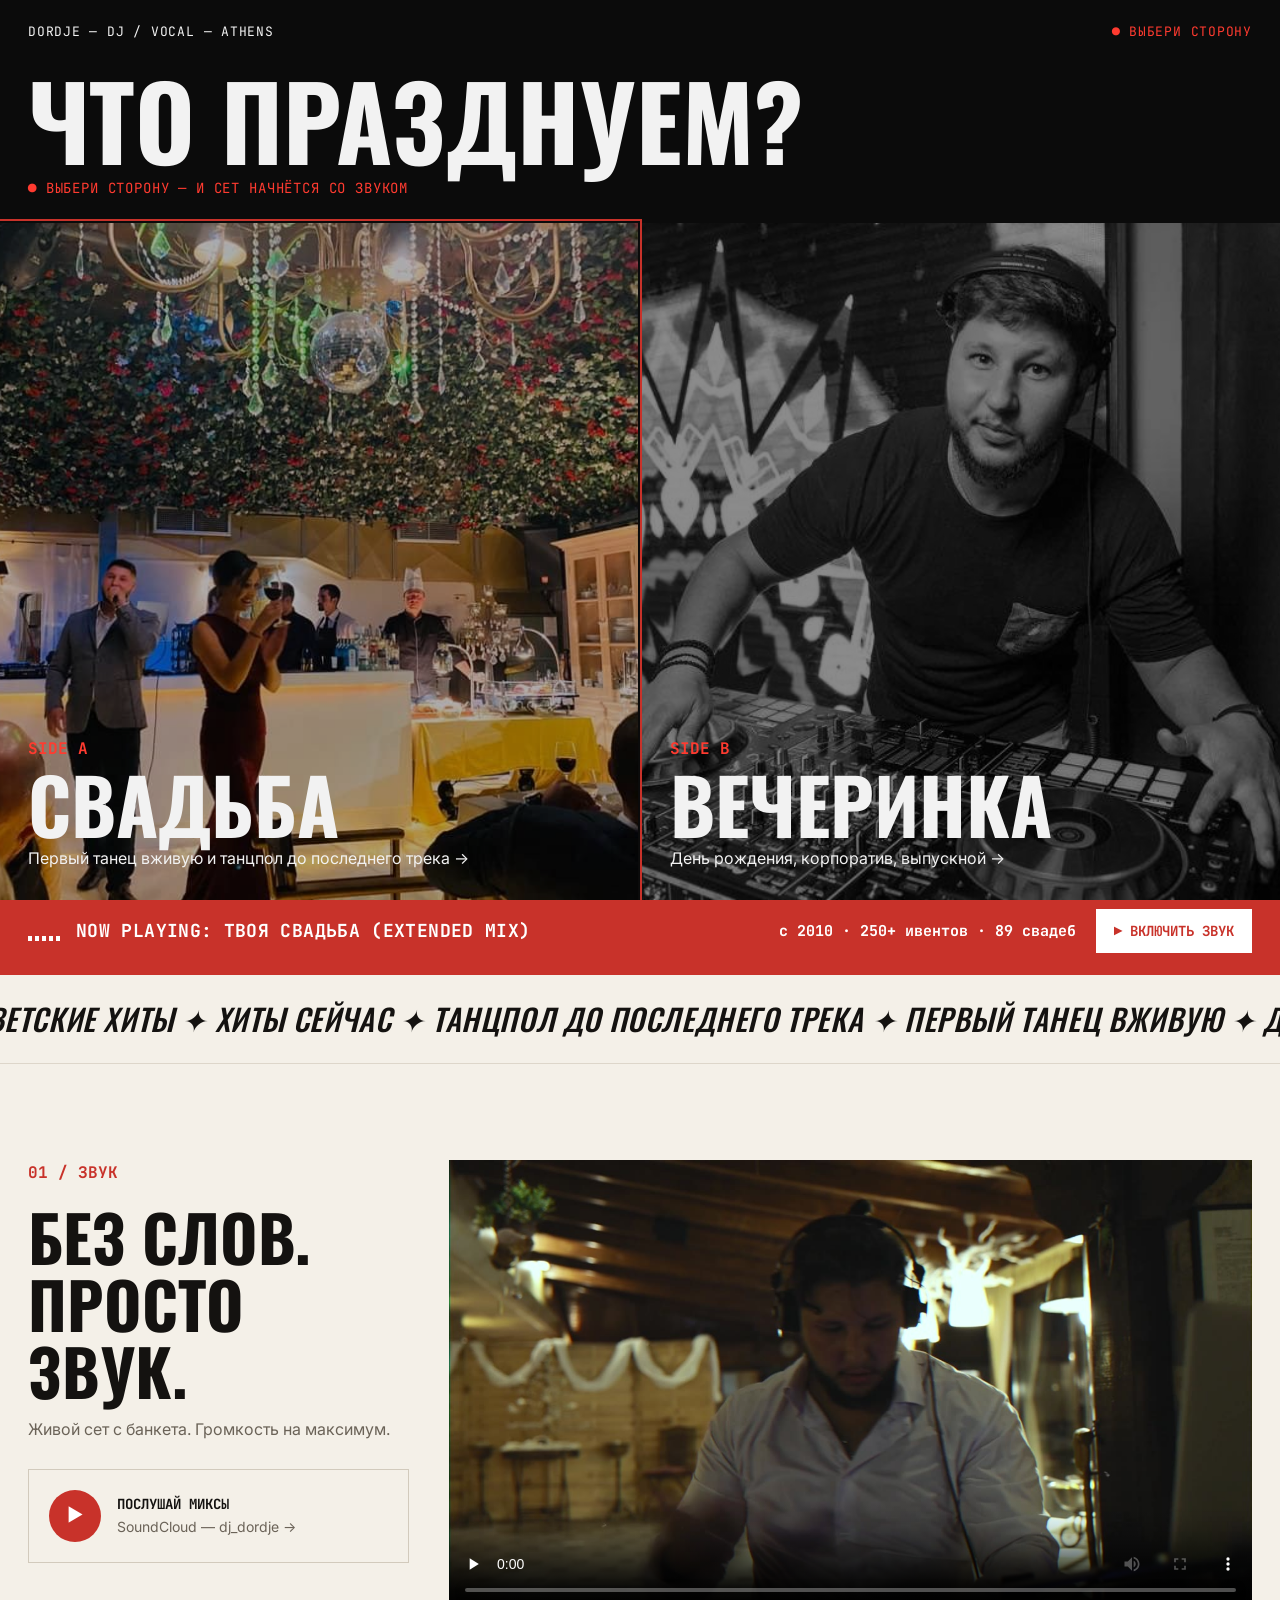
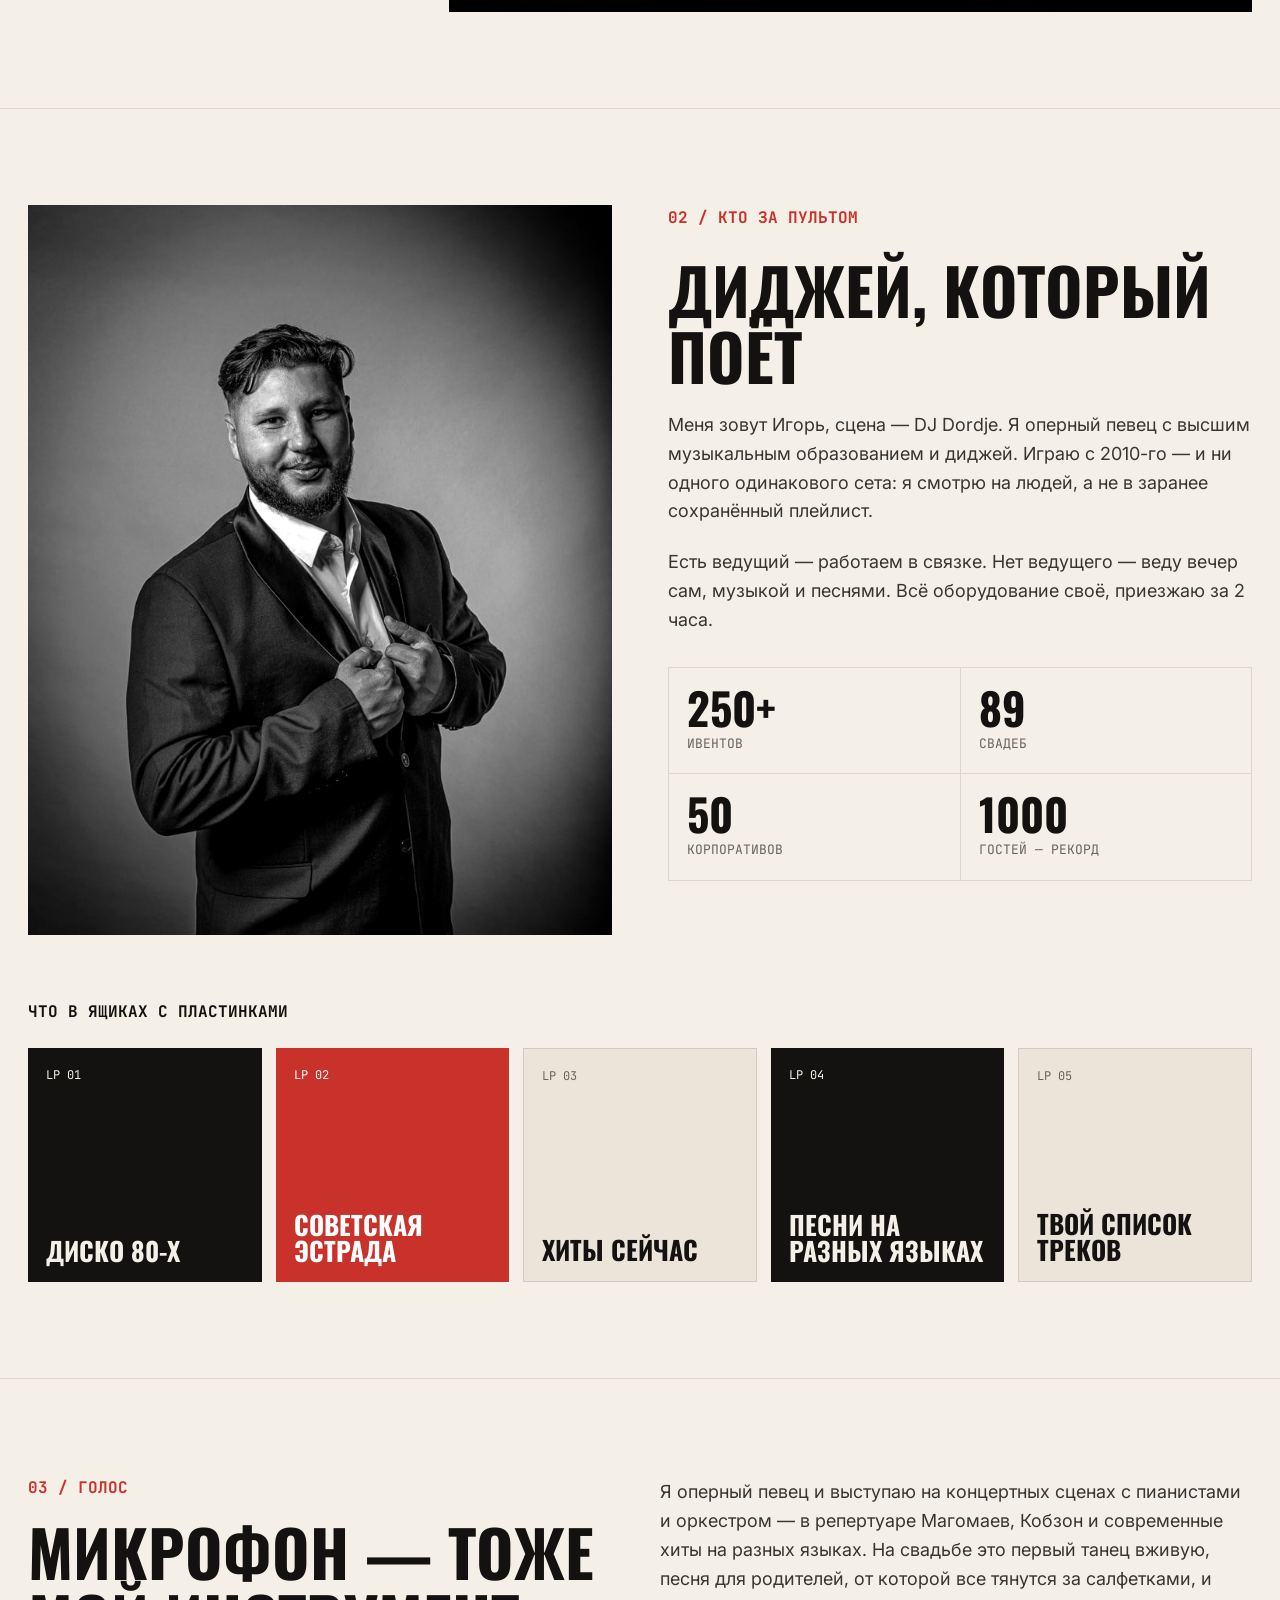
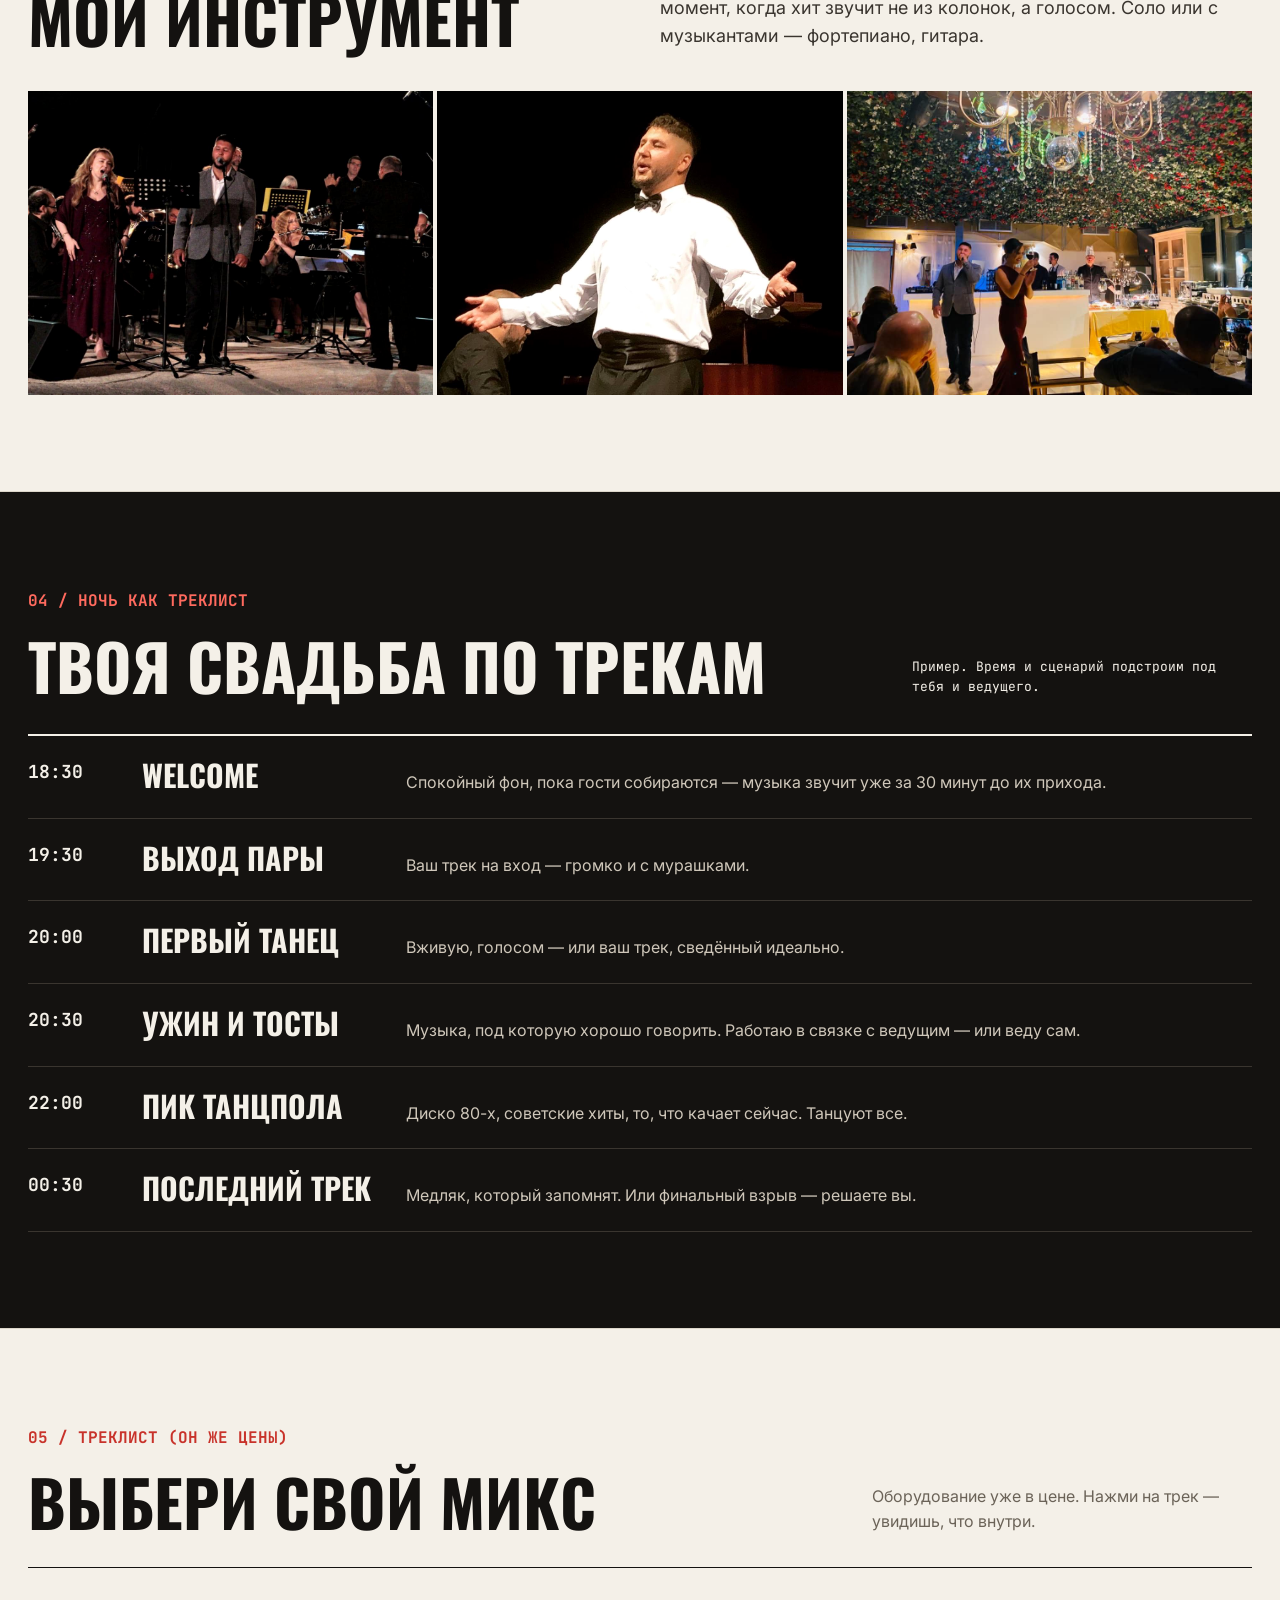
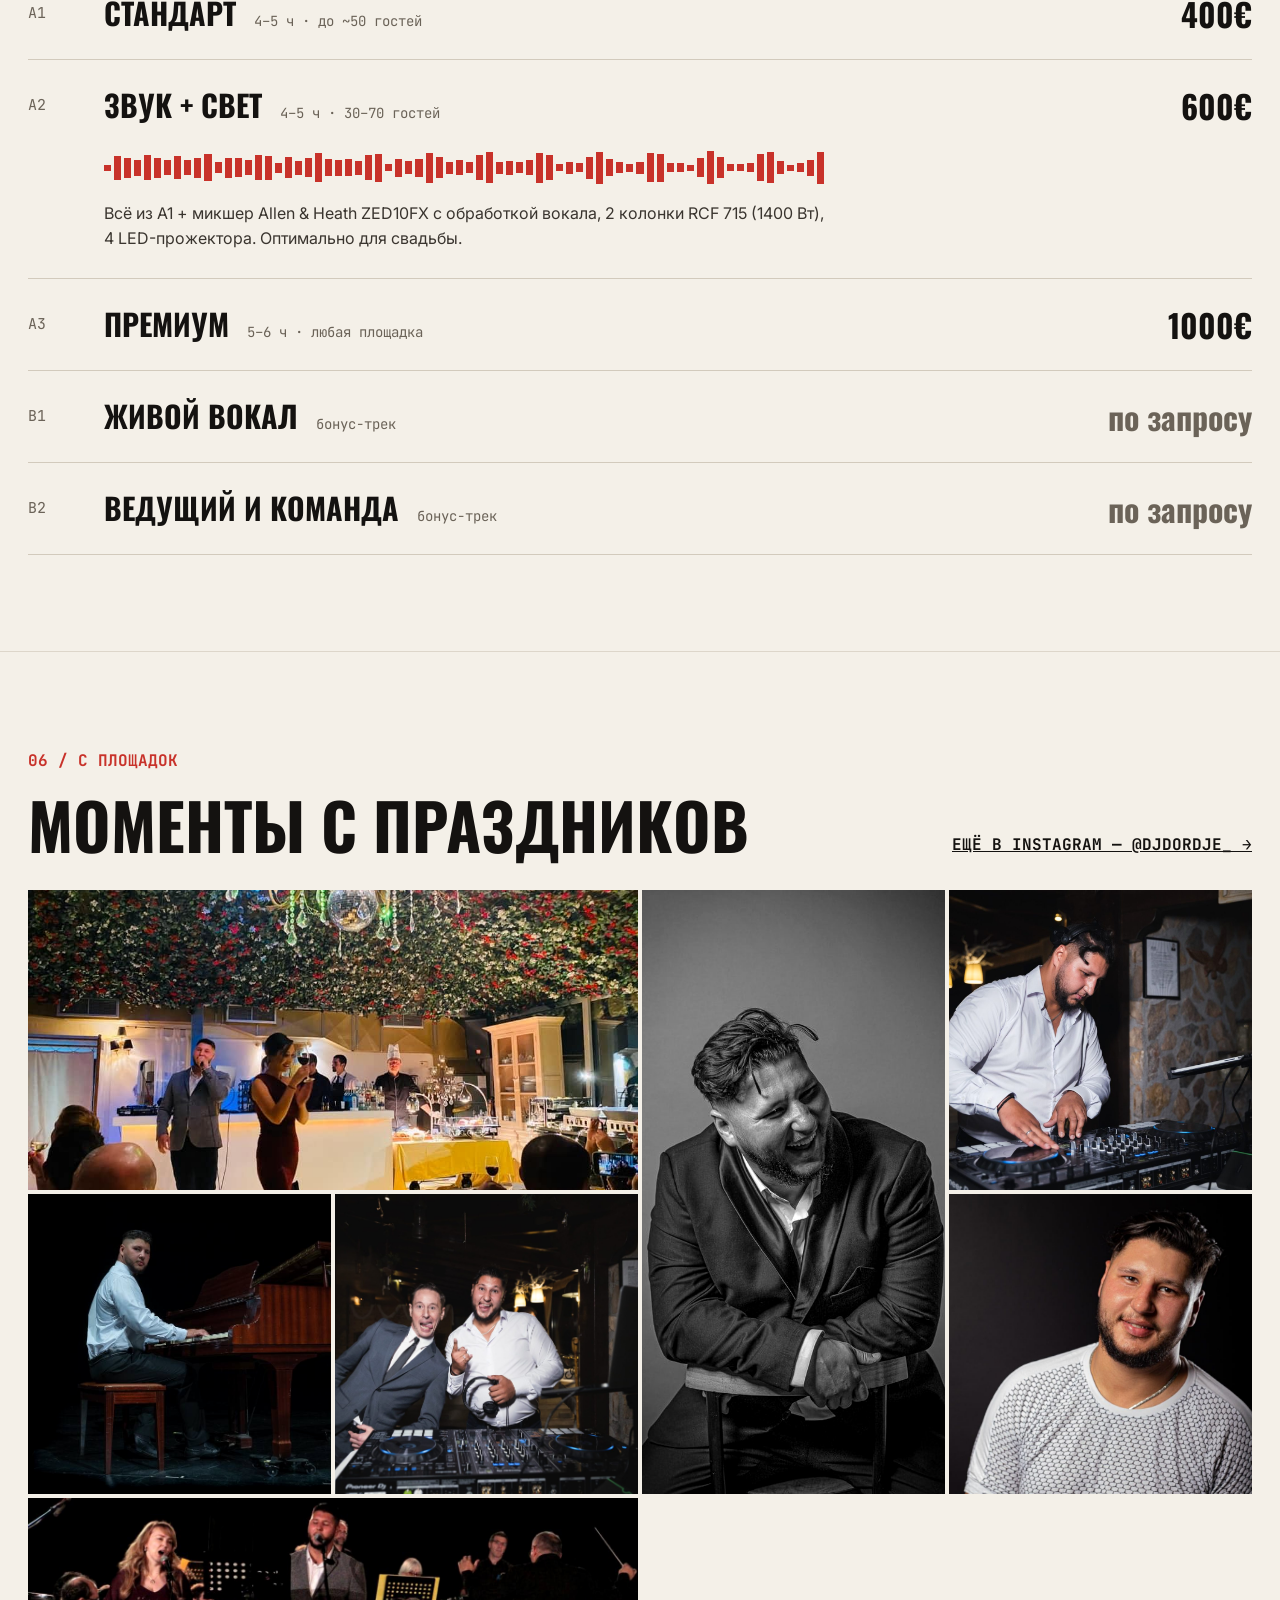
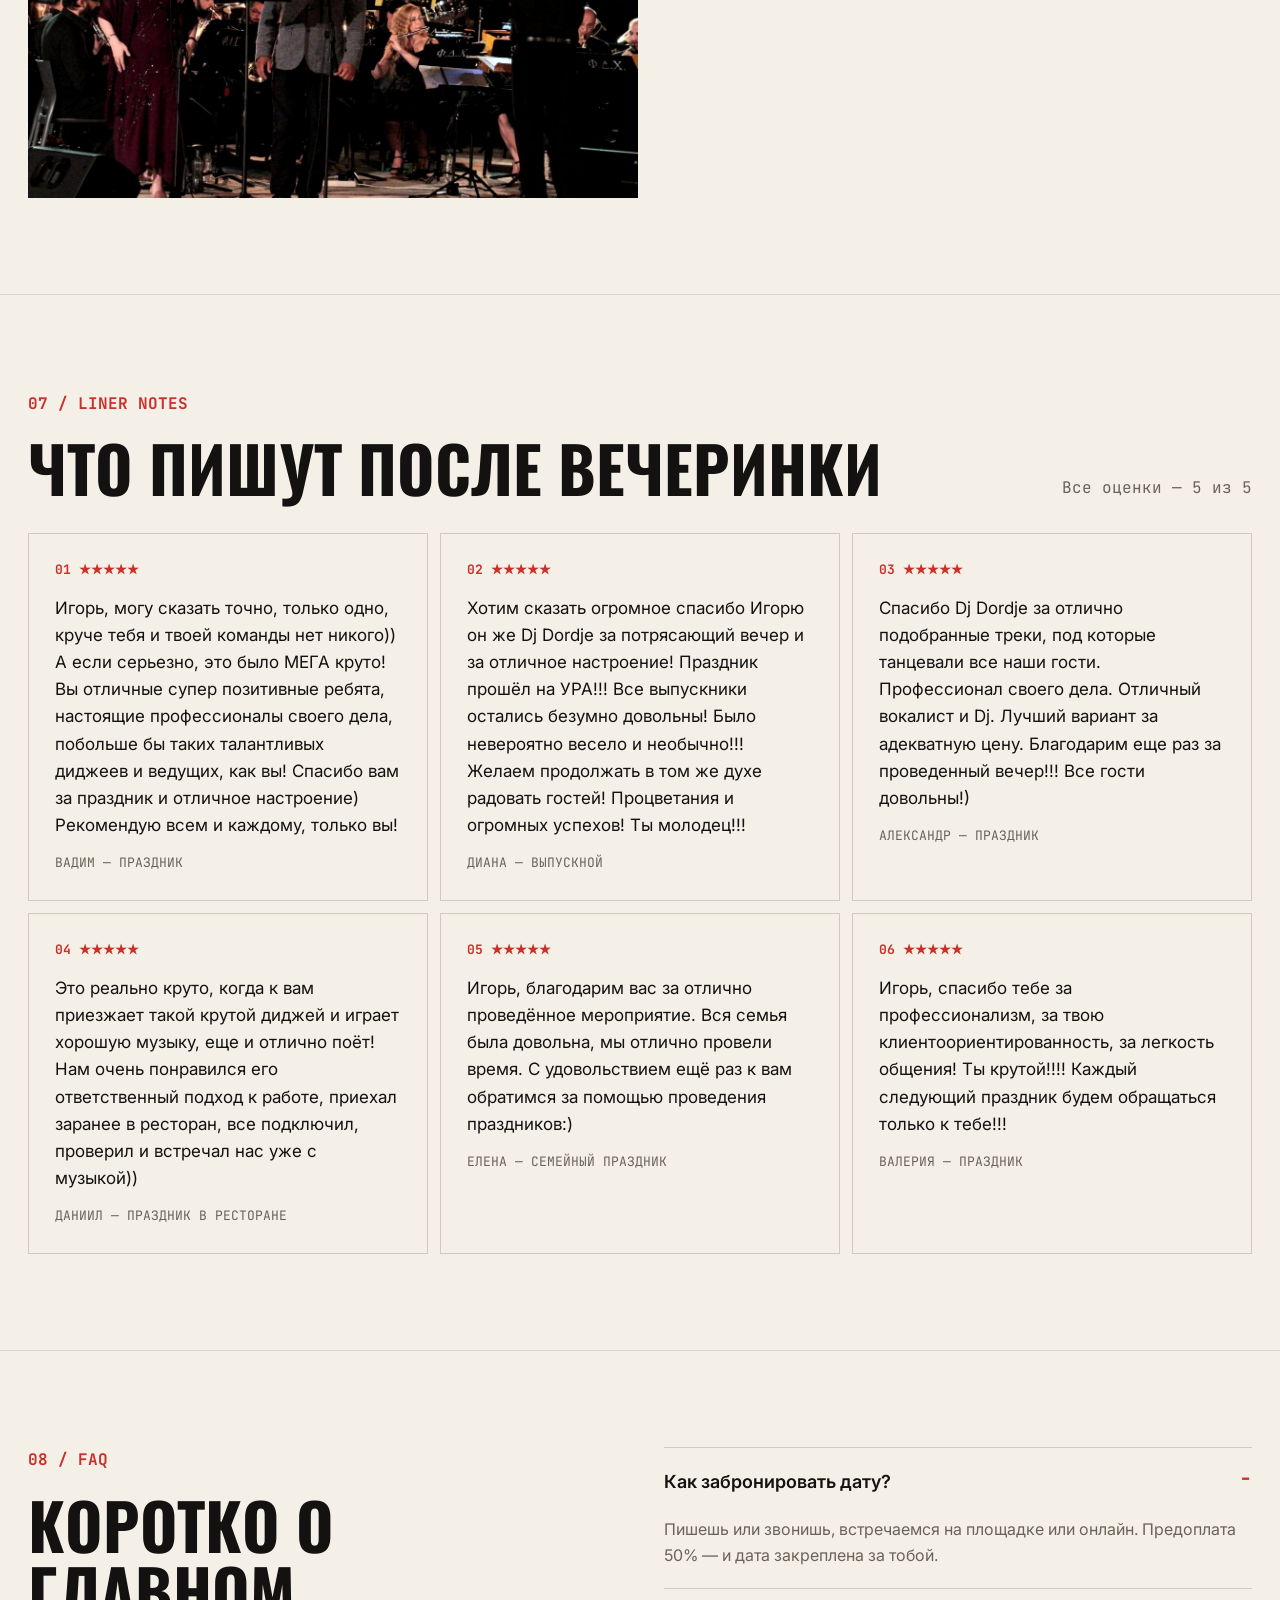
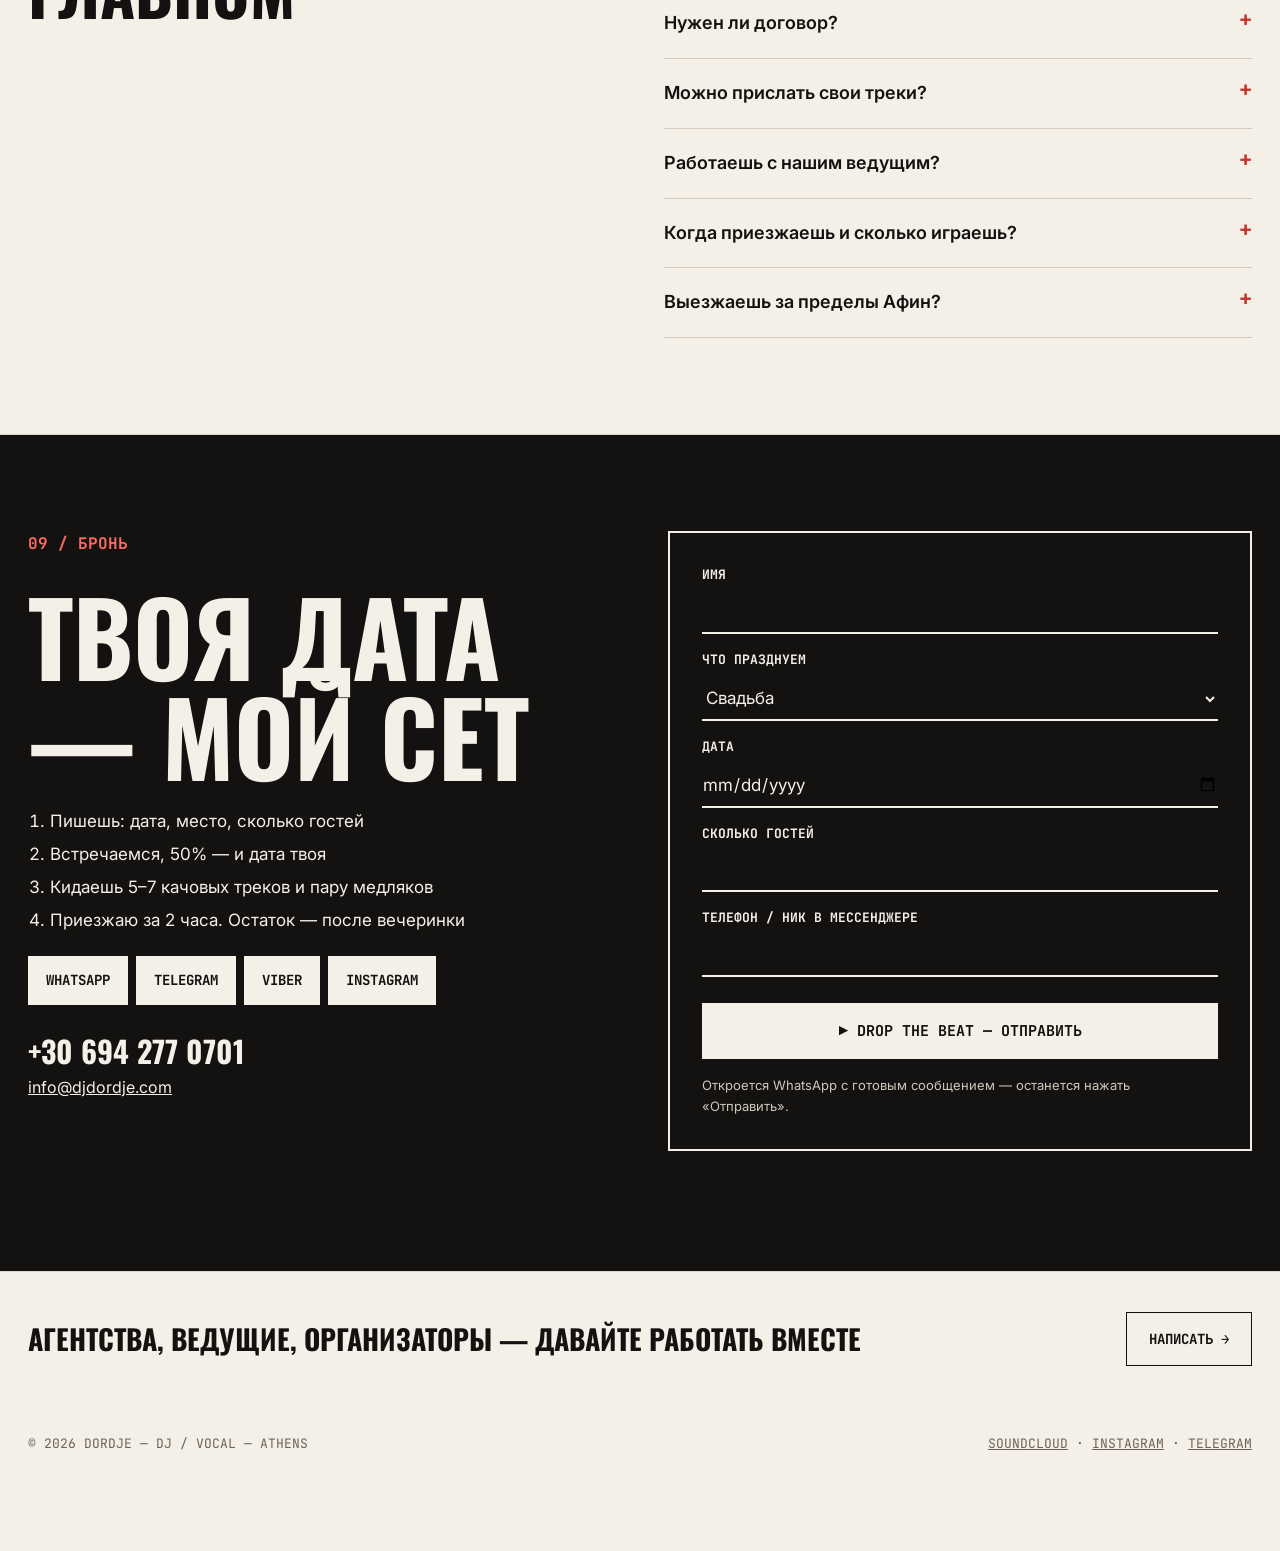
<file: index.html>
<!doctype html>
<html lang="ru">
<head>
<meta charset="utf-8">
<meta name="viewport" content="width=device-width, initial-scale=1">
<title>DJ Dordje — диджей и живой вокал на свадьбу и вечеринку в Афинах</title>
<meta name="description" content="Дордже — диджей и вокалист в Афинах и по всей Греции. Свадьбы, дни рождения, корпоративы. С 2010 года, 250+ мероприятий, своё оборудование. Пакеты от 400 €.">
<link rel="canonical" href="https://djdordje.com/">
<meta property="og:type" content="website">
<meta property="og:url" content="https://djdordje.com/">
<meta property="og:title" content="DJ Dordje — DJ + живой вокал · Афины">
<meta property="og:description" content="Свадьбы и вечеринки. Танцпол не пустеет до последнего трека.">
<meta property="og:image" content="https://djdordje.com/assets/img/og.jpg">
<meta name="theme-color" content="#0B0B0B">
<link rel="icon" type="image/png" href="assets/img/favicon.png">
<link rel="preconnect" href="https://fonts.googleapis.com">
<link rel="preconnect" href="https://fonts.gstatic.com" crossorigin>
<link href="https://fonts.googleapis.com/css2?family=Oswald:wght@500;700&family=JetBrains+Mono:wght@400;500;700&family=Inter:wght@400;500;600&display=swap" rel="stylesheet">
<link rel="stylesheet" href="assets/css/main.css">
<script type="application/ld+json">
{"@context":"https://schema.org","@type":"LocalBusiness","name":"DJ Dordje","description":"Диджей и живой вокал на свадьбы, дни рождения и корпоративы в Афинах и по всей Греции.","url":"https://djdordje.com/","telephone":"+306942770701","email":"info@djdordje.com","image":"https://djdordje.com/assets/img/og.jpg","areaServed":"Greece","address":{"@type":"PostalAddress","addressLocality":"Athens","addressCountry":"GR"},"priceRange":"€400–€1000","sameAs":["https://www.instagram.com/djdordje_/","https://soundcloud.com/dj_dordje","https://t.me/DORDJE_44"]}
</script>
</head>
<body class="side-a">
<script>(function(){var s=null;try{s=localStorage.getItem('dd-side')}catch(e){}var q=(new URLSearchParams(location.search).get('side')||location.hash.slice(1)).toLowerCase();if(/^(a|wedding|svadba)$/.test(q))s='a';if(/^(b|party|vecherinka)$/.test(q))s='b';var b=document.body;if(s==='b'){b.className='side-b'}else if(!s){b.className='side-a choosing'}})();</script>

<!-- ============ CHOOSER (shown on first visit) ============ -->
<div class="chooser" role="dialog" aria-modal="true" aria-labelledby="chooser-title">
  <div class="chooser-top mono"><span>Dordje — DJ / Vocal — Athens</span><span style="color:#FF3B30">● Выбери сторону</span></div>
  <h1 id="chooser-title" class="disp">Что празднуем?</h1>
  <p class="chooser-hint mono">● Выбери сторону — и сет начнётся со звуком</p>
  <div class="chooser-grid">
    <button type="button" class="choice" data-choose="a">
      <img src="assets/img/venue-singing.jpg" alt="">
      <span class="choice-txt"><span class="choice-side mono">SIDE A</span><span class="choice-name disp">Свадьба</span><span>Первый танец вживую и танцпол до последнего трека →</span></span>
    </button>
    <button type="button" class="choice" data-choose="b">
      <img src="assets/img/dj-led.jpg" alt="">
      <span class="choice-txt"><span class="choice-side mono">SIDE B</span><span class="choice-name disp">Вечеринка</span><span>День рождения, корпоратив, выпускной →</span></span>
    </button>
  </div>
</div>

<!-- ============ HEADER ============ -->
<header class="hdr">
  <div class="wrap hdr-in mono">
    <a href="#top" class="logo disp">Dordje</a>
    <nav class="nav" aria-label="Основное меню">
      <a href="#sound">Звук</a><a href="#who">Кто</a><a href="#night">Ночь</a><a href="#prices">Цены</a><a href="#photos">Фото</a><a href="#book" class="nav-book">Бронь ●</a>
    </nav>
    <div class="switch" role="group" aria-label="Тип праздника">
      <button type="button" data-side-btn="a" aria-pressed="true">A · Свадьба</button>
      <button type="button" data-side-btn="b" aria-pressed="false">B · Вечеринка</button>
    </div>
  </div>
</header>

<main>
<!-- ============ HERO ============ -->
<section id="top" class="hero">
  <video class="hero-vid" src="assets/video/dordje-live.mp4" poster="assets/img/video-poster.jpg" autoplay muted loop playsinline preload="metadata" aria-hidden="true"></video>
  <div class="hero-tint" aria-hidden="true"></div>
  <div class="wrap hero-in">
    <p class="hero-tag mono" style="margin:0"><span class="only-a">Side A — свадьбы</span><span class="only-b">Side B — вечеринки</span></p>
    <p class="hero-sub"><span class="only-a">Диджей и живой вокал для свадеб. Танцпол не пустеет до последнего трека. Афины и вся Греция.</span><span class="only-b">Диджей и живой вокал для дней рождения, корпоративов и вечеринок. Афины и вся Греция.</span></p>
    <div class="hero-btns">
      <a href="#book" class="btn btn-acc">Свободна ли моя дата? →</a>
      <a href="#prices" class="btn">Цены</a>
      <a href="#sound" class="btn">▶ Со звуком</a>
    </div>
    <h1 class="hero-name disp" aria-label="DJ Dordje — диджей и живой вокал"><span class="letter" style="animation-delay:.05s" aria-hidden="true">D</span><span class="letter" style="animation-delay:.12s" aria-hidden="true">O</span><span class="letter" style="animation-delay:.19s" aria-hidden="true">R</span><span class="letter" style="animation-delay:.26s" aria-hidden="true">D</span><span class="letter" style="animation-delay:.33s" aria-hidden="true">J</span><span class="letter last" style="animation-delay:.40s" aria-hidden="true">E</span></h1>
  </div>
</section>

<!-- NOW PLAYING -->
<section class="np mono" aria-label="Коротко">
  <div class="wrap np-in">
    <p class="np-title"><span class="eq" aria-hidden="true"><span></span><span></span><span></span><span></span><span></span></span><span class="only-a">Now playing: твоя свадьба (extended mix)</span><span class="only-b">Now playing: твоя вечеринка (club mix)</span></p>
    <div class="np-right"><p class="np-stats">с 2010 · 250+ ивентов · 89 свадеб</p><button type="button" class="snd" id="snd-btn" aria-pressed="false"><span class="snd-off">▶ Включить звук</span><span class="snd-on">■ Выключить звук</span></button></div>
  </div>
</section>

<!-- BPM MARQUEE -->
<div class="mq" aria-hidden="true">
  <div class="mq-track">
    <span class="only-a">Первый танец вживую ✦ Диско 80-х ✦ Советские хиты ✦ Хиты сейчас ✦ Танцпол до последнего трека ✦ Первый танец вживую ✦ Диско 80-х ✦ Советские хиты ✦ Хиты сейчас ✦ Танцпол до последнего трека ✦</span><span class="only-a">Первый танец вживую ✦ Диско 80-х ✦ Советские хиты ✦ Хиты сейчас ✦ Танцпол до последнего трека ✦ Первый танец вживую ✦ Диско 80-х ✦ Советские хиты ✦ Хиты сейчас ✦ Танцпол до последнего трека ✦</span>
    <span class="only-b">Дни рождения ✦ Корпоративы ✦ Выпускные ✦ Вечеринки ✦ Живой вокал ✦ Свой звук и свет ✦ Дни рождения ✦ Корпоративы ✦ Выпускные ✦ Вечеринки ✦ Живой вокал ✦ Свой звук и свет ✦</span><span class="only-b">Дни рождения ✦ Корпоративы ✦ Выпускные ✦ Вечеринки ✦ Живой вокал ✦ Свой звук и свет ✦ Дни рождения ✦ Корпоративы ✦ Выпускные ✦ Вечеринки ✦ Живой вокал ✦ Свой звук и свет ✦</span>
  </div>
</div>

<!-- 01 SOUND -->
<section id="sound" class="wrap sec-pad sound">
  <div class="stack">
    <p class="label"><span class="count" data-n="01">01</span> / ЗВУК</p>
    <h2 class="h2 disp reveal">Без слов. Просто звук.</h2>
    <p class="muted" style="margin:0">Живой сет с банкета. Громкость на максимум.</p>
    <a class="mix" href="https://soundcloud.com/dj_dordje" target="_blank" rel="noopener">
      <span class="mix-play" aria-hidden="true">▶</span>
      <span style="display:flex;flex-direction:column"><span class="mono" style="font-weight:700;text-transform:uppercase;font-size:14px">Послушай миксы</span><span class="muted" style="font-size:14px">SoundCloud — dj_dordje →</span></span>
    </a>
  </div>
  <div class="video-col">
    <video src="assets/video/dordje-live.mp4" poster="assets/img/video-poster.jpg" controls playsinline preload="none"></video>
  </div>
</section>

<!-- 02 WHO -->
<section id="who" class="sec">
  <div class="wrap sec-pad" style="display:flex;flex-direction:column;gap:64px">
    <div class="grid-auto" style="gap:56px;align-items:start">
      <img class="who-img ph only-a" src="assets/img/portrait-suit.jpg" alt="Портрет Дордже в костюме" loading="lazy">
      <img class="who-img ph only-b" src="assets/img/dj-point.jpg" alt="Дордже за пультом зовёт гостей на танцпол" loading="lazy">
      <div class="stack" style="gap:22px">
        <p class="label"><span class="count" data-n="02">02</span> / КТО ЗА ПУЛЬТОМ</p>
        <h2 class="h2 disp reveal">Диджей, который поёт</h2>
        <p class="lead">Меня зовут Игорь, сцена — DJ Dordje. Я оперный певец с высшим музыкальным образованием и диджей. Играю с 2010-го — и ни одного одинакового сета: я смотрю на людей, а не в заранее сохранённый плейлист.</p>
        <p class="lead">Есть ведущий — работаем в связке. Нет ведущего — веду вечер сам, музыкой и песнями. Всё оборудование своё, приезжаю за 2 часа.</p>
        <div class="stats">
          <div><b>250+</b><span>ИВЕНТОВ</span></div>
          <div><b>89</b><span>СВАДЕБ</span></div>
          <div><b>50</b><span>КОРПОРАТИВОВ</span></div>
          <div><b>1000</b><span>ГОСТЕЙ — РЕКОРД</span></div>
        </div>
      </div>
    </div>
    <div class="stack" style="gap:24px">
      <p class="mono" style="margin:0;text-transform:uppercase;font-weight:700">Что в ящиках с пластинками</p>
      <div class="crates">
        <div class="crate c1"><small>LP 01</small><strong>Диско 80-х</strong></div>
        <div class="crate c2"><small>LP 02</small><strong>Советская эстрада</strong></div>
        <div class="crate c3"><small class="muted">LP 03</small><strong>Хиты сейчас</strong></div>
        <div class="crate c4"><small>LP 04</small><strong>Песни на разных языках</strong></div>
        <div class="crate c5"><small class="muted">LP 05</small><strong>Твой список треков</strong></div>
      </div>
    </div>
  </div>
</section>

<!-- 03 VOICE -->
<section id="voice" class="sec">
  <div class="wrap sec-pad stack" style="gap:40px">
    <div class="grid-auto" style="align-items:end">
      <div class="stack">
        <p class="label"><span class="count" data-n="03">03</span> / ГОЛОС</p>
        <h2 class="h2 disp reveal">Микрофон — тоже мой инструмент</h2>
      </div>
      <p class="lead"><span class="only-a">Я оперный певец и выступаю на концертных сценах с пианистами и оркестром — в репертуаре Магомаев, Кобзон и современные хиты на разных языках. На свадьбе это первый танец вживую, песня для родителей, от которой все тянутся за салфетками, и момент, когда хит звучит не из колонок, а голосом. Соло или с музыкантами — фортепиано, гитара.</span><span class="only-b">Я оперный певец и выступаю на концертных сценах с пианистами и оркестром — в репертуаре Магомаев, Кобзон и современные хиты на разных языках. На вечеринке это песня имениннику вживую и момент, когда весь зал поёт со мной. Соло или с музыкантами — фортепиано, гитара.</span></p>
    </div>
    <div class="trio">
      <img class="ph" src="assets/img/orchestra.jpg" alt="Выступление с оркестром" loading="lazy">
      <img class="ph" src="assets/img/hero-singer.jpg" alt="Дордже поёт на сцене с пианистом" loading="lazy">
      <img class="ph" src="assets/img/venue-singing.jpg" alt="Живой вокал на банкете" loading="lazy">
    </div>
  </div>
</section>

<!-- 04 NIGHT -->
<section id="night" class="sec inv">
  <div class="wrap sec-pad stack" style="gap:36px">
    <div class="head-row">
      <div class="stack">
        <p class="label"><span class="count" data-n="04">04</span> / НОЧЬ КАК ТРЕКЛИСТ</p>
        <h2 class="h2 disp reveal"><span class="only-a">Твоя свадьба по трекам</span><span class="only-b">Твоя вечеринка по трекам</span></h2>
      </div>
      <p class="mono" style="margin:0;font-size:13px;max-width:340px">Пример. Время и сценарий подстроим под тебя и ведущего.</p>
    </div>
    <div class="night only-a">
      <div class="row"><time>18:30</time><div class="rt"><b>Welcome</b><span>Спокойный фон, пока гости собираются — музыка звучит уже за 30 минут до их прихода.</span></div></div>
      <div class="row"><time>19:30</time><div class="rt"><b>Выход пары</b><span>Ваш трек на вход — громко и с мурашками.</span></div></div>
      <div class="row"><time>20:00</time><div class="rt"><b>Первый танец</b><span>Вживую, голосом — или ваш трек, сведённый идеально.</span></div></div>
      <div class="row"><time>20:30</time><div class="rt"><b>Ужин и тосты</b><span>Музыка, под которую хорошо говорить. Работаю в связке с ведущим — или веду сам.</span></div></div>
      <div class="row"><time>22:00</time><div class="rt"><b>Пик танцпола</b><span>Диско 80-х, советские хиты, то, что качает сейчас. Танцуют все.</span></div></div>
      <div class="row"><time>00:30</time><div class="rt"><b>Последний трек</b><span>Медляк, который запомнят. Или финальный взрыв — решаете вы.</span></div></div>
    </div>
    <div class="night only-b">
      <div class="row"><time>20:00</time><div class="rt"><b>Warm-up</b><span>Гости собираются — музыка уже звучит.</span></div></div>
      <div class="row"><time>21:00</time><div class="rt"><b>Тосты и сюрприз</b><span>Песня для именинника — вживую.</span></div></div>
      <div class="row"><time>22:00</time><div class="rt"><b>Пик</b><span>Хиты всех эпох, танцпол не остывает.</span></div></div>
      <div class="row"><time>23:30</time><div class="rt"><b>Вокальный сет</b><span>Беру микрофон — поём всем залом.</span></div></div>
      <div class="row"><time>01:00</time><div class="rt"><b>Последний трек</b><span>Финал на максимум громкости.</span></div></div>
    </div>
  </div>
</section>

<!-- 05 PRICES -->
<section id="prices" class="sec">
  <div class="wrap sec-pad stack" style="gap:32px">
    <div class="head-row">
      <div class="stack">
        <p class="label"><span class="count" data-n="05">05</span> / ТРЕКЛИСТ (ОН ЖЕ ЦЕНЫ)</p>
        <h2 class="h2 disp reveal">Выбери свой микс</h2>
      </div>
      <p class="muted" style="margin:0;max-width:380px">Оборудование уже в цене. Нажми на трек — увидишь, что внутри.</p>
    </div>
    <div class="tracks">
      <div class="track row">
        <button type="button" class="track-btn" aria-expanded="false"><span class="track-side">A1</span><span class="track-main"><span class="track-name">Стандарт</span><span class="track-meta">4–5 ч · до ~50 гостей</span></span><span class="track-price">400€</span></button>
        <div class="track-body"><div class="wave" aria-hidden="true"><div class="wave-bars"></div><div class="wave-bars prog"></div></div><p>MacBook Pro + Pioneer DDJ-RZ, DJ-стойка с подсветкой, радиомикрофон Shure. Для небольшого праздника.</p></div>
      </div>
      <div class="track row open">
        <button type="button" class="track-btn" aria-expanded="true"><span class="track-side">A2</span><span class="track-main"><span class="track-name">Звук + свет</span><span class="track-meta">4–5 ч · 30–70 гостей</span></span><span class="track-price">600€</span></button>
        <div class="track-body"><div class="wave" aria-hidden="true"><div class="wave-bars"></div><div class="wave-bars prog"></div></div><p>Всё из A1 + микшер Allen &amp; Heath ZED10FX с обработкой вокала, 2 колонки RCF 715 (1400 Вт), 4 LED-прожектора. <span class="only-a">Оптимально для свадьбы.</span><span class="only-b">Оптимально для вечеринки на 30–70 человек.</span></p></div>
      </div>
      <div class="track row">
        <button type="button" class="track-btn" aria-expanded="false"><span class="track-side">A3</span><span class="track-main"><span class="track-name">Премиум</span><span class="track-meta">5–6 ч · любая площадка</span></span><span class="track-price">1000€</span></button>
        <div class="track-body"><div class="wave" aria-hidden="true"><div class="wave-bars"></div><div class="wave-bars prog"></div></div><p>4 колонки RCF 715 + 2 саба RCF, 4 заливочных прожектора, 2 Wash + 2 Spot «головы», дым-машина 900 Вт, 2 микрофона Shure. <span class="only-a">Первый танец «в облаках».</span><span class="only-b">Полноценное клубное шоу.</span></p></div>
      </div>
      <div class="track row bonus">
        <button type="button" class="track-btn" aria-expanded="false"><span class="track-side">B1</span><span class="track-main"><span class="track-name">Живой вокал</span><span class="track-meta">бонус-трек</span></span><span class="track-price">по запросу</span></button>
        <div class="track-body"><div class="wave" aria-hidden="true"><div class="wave-bars"></div><div class="wave-bars prog"></div></div><p>Пою вживую — соло или с пианистом / гитаристом. <span class="only-a">Первый танец, песня для родителей, хиты голосом.</span><span class="only-b">Песня имениннику, хиты голосом, весь зал подпевает.</span></p></div>
      </div>
      <div class="track row bonus">
        <button type="button" class="track-btn" aria-expanded="false"><span class="track-side">B2</span><span class="track-main"><span class="track-name">Ведущий и команда</span><span class="track-meta">бонус-трек</span></span><span class="track-price">по запросу</span></button>
        <div class="track-body"><div class="wave" aria-hidden="true"><div class="wave-bars"></div><div class="wave-bars prog"></div></div><p>Проверенные ведущие, фотограф, видеограф, флорист и декоратор — соберу всю команду.</p></div>
      </div>
    </div>
  </div>
</section>

<!-- 06 PHOTOS -->
<section id="photos" class="sec">
  <div class="wrap sec-pad stack" style="gap:32px">
    <div class="head-row">
      <div class="stack">
        <p class="label"><span class="count" data-n="06">06</span> / С ПЛОЩАДОК</p>
        <h2 class="h2 disp reveal"><span class="only-a">Моменты с праздников</span><span class="only-b">Было громко</span></h2>
      </div>
      <a class="mono" style="text-transform:uppercase;font-weight:700" href="https://www.instagram.com/djdordje_/" target="_blank" rel="noopener">Ещё в Instagram — @djdordje_ →</a>
    </div>
    <div class="gallery only-a">
      <img class="ph w2" src="assets/img/venue-singing.jpg" alt="Живой вокал на банкете" loading="lazy">
      <img class="ph h2r" src="assets/img/portrait-seated.jpg" alt="Портрет Дордже" loading="lazy">
      <img class="ph" src="assets/img/dj-white-shirt.jpg" alt="Дордже за пультом на банкете" loading="lazy">
      <img class="ph" src="assets/img/piano.jpg" alt="Дордже за роялем" loading="lazy">
      <img class="ph" src="assets/img/guests-booth.jpg" alt="Гости у пульта" loading="lazy">
      <img class="ph" src="assets/img/portrait-smile.jpg" alt="Портрет Дордже, улыбка" loading="lazy">
      <img class="ph w2" src="assets/img/orchestra.jpg" alt="Выступление с оркестром" loading="lazy">
    </div>
    <div class="gallery only-b">
      <img class="ph w2" src="assets/img/dj-led.jpg" alt="Сет у LED-экрана" loading="lazy">
      <img class="ph h2r" src="assets/img/mic-terrace.jpg" alt="Дордже поёт на террасе" loading="lazy">
      <img class="ph" src="assets/img/decks-closeup.jpg" alt="Пульт крупным планом" loading="lazy">
      <img class="ph" src="assets/img/friends-booth.jpg" alt="С друзьями у пульта" loading="lazy">
      <img class="ph" src="assets/img/decks-detail.jpg" alt="Контроллер Pioneer" loading="lazy">
      <img class="ph" src="assets/img/dj-terrace.jpg" alt="Сет на террасе" loading="lazy">
      <img class="ph w2" src="assets/img/dj-terrace-2.jpg" alt="Вечерний сет" loading="lazy">
    </div>
  </div>
</section>

<!-- 07 REVIEWS -->
<section id="reviews" class="sec">
  <div class="wrap sec-pad stack" style="gap:32px">
    <div class="head-row">
      <div class="stack">
        <p class="label"><span class="count" data-n="07">07</span> / LINER NOTES</p>
        <h2 class="h2 disp reveal">Что пишут после вечеринки</h2>
      </div>
      <p class="mono muted" style="margin:0">Все оценки — 5 из 5</p>
    </div>
    <div class="reviews">
      <figure class="review"><span class="stars">01 ★★★★★</span><blockquote>Игорь, могу сказать точно, только одно, круче тебя и твоей команды нет никого)) А если серьезно, это было МЕГА круто! Вы отличные супер позитивные ребята, настоящие профессионалы своего дела, побольше бы таких талантливых диджеев и ведущих, как вы! Спасибо вам за праздник и отличное настроение) Рекомендую всем и каждому, только вы!</blockquote><figcaption>Вадим — праздник</figcaption></figure>
      <figure class="review"><span class="stars">02 ★★★★★</span><blockquote>Хотим сказать огромное спасибо Игорю он же Dj Dordje за потрясающий вечер и за отличное настроение! Праздник прошёл на УРА!!! Все выпускники остались безумно довольны! Было невероятно весело и необычно!!! Желаем продолжать в том же духе радовать гостей! Процветания и огромных успехов! Ты молодец!!!</blockquote><figcaption>Диана — выпускной</figcaption></figure>
      <figure class="review"><span class="stars">03 ★★★★★</span><blockquote>Спасибо Dj Dordje за отлично подобранные треки, под которые танцевали все наши гости. Профессионал своего дела. Отличный вокалист и Dj. Лучший вариант за адекватную цену. Благодарим еще раз за проведенный вечер!!! Все гости довольны!)</blockquote><figcaption>Александр — праздник</figcaption></figure>
      <figure class="review"><span class="stars">04 ★★★★★</span><blockquote>Это реально круто, когда к вам приезжает такой крутой диджей и играет хорошую музыку, еще и отлично поёт! Нам очень понравился его ответственный подход к работе, приехал заранее в ресторан, все подключил, проверил и встречал нас уже с музыкой))</blockquote><figcaption>Даниил — праздник в ресторане</figcaption></figure>
      <figure class="review"><span class="stars">05 ★★★★★</span><blockquote>Игорь, благодарим вас за отлично проведённое мероприятие. Вся семья была довольна, мы отлично провели время. С удовольствием ещё раз к вам обратимся за помощью проведения праздников:)</blockquote><figcaption>Елена — семейный праздник</figcaption></figure>
      <figure class="review"><span class="stars">06 ★★★★★</span><blockquote>Игорь, спасибо тебе за профессионализм, за твою клиентоориентированность, за легкость общения! Ты крутой!!!! Каждый следующий праздник будем обращаться только к тебе!!!</blockquote><figcaption>Валерия — праздник</figcaption></figure>
    </div>
  </div>
</section>

<!-- 08 FAQ -->
<section id="faq" class="sec">
  <div class="wrap sec-pad grid-auto" style="gap:48px">
    <div class="stack">
      <p class="label"><span class="count" data-n="08">08</span> / FAQ</p>
      <h2 class="h2 disp reveal">Коротко о главном</h2>
    </div>
    <div class="faq">
      <details open><summary>Как забронировать дату?</summary><p>Пишешь или звонишь, встречаемся на площадке или онлайн. Предоплата 50% — и дата закреплена за тобой.</p></details>
      <details><summary>Нужен ли договор?</summary><p>По желанию. Хочешь официально — оформим.</p></details>
      <details><summary>Можно прислать свои треки?</summary><p>Нужно! 5–7 треков для танцев и пару медленных. Остальное подберу под твоих гостей.</p></details>
      <details><summary>Работаешь с нашим ведущим?</summary><p>С любым. Нет ведущего — проведу вечер сам. Могу посоветовать проверенных.</p></details>
      <details><summary>Когда приезжаешь и сколько играешь?</summary><p>Приезжаю за 2 часа до начала. Играю 4–6 часов по пакету; каждый час сверх 5 оплачивается заранее.</p></details>
      <details><summary>Выезжаешь за пределы Афин?</summary><p>Да, по всей Греции. Логистику обсудим отдельно.</p></details>
    </div>
  </div>
</section>

<!-- 09 BOOK -->
<section id="book" class="sec inv">
  <div class="wrap sec-pad grid-auto" style="gap:56px;padding-bottom:120px">
    <div class="stack" style="gap:22px">
      <p class="label"><span class="count" data-n="09">09</span> / БРОНЬ</p>
      <h2 class="book-title disp reveal">Твоя дата — мой сет</h2>
      <ol class="steps">
        <li>Пишешь: дата, место, сколько гостей</li>
        <li>Встречаемся, 50% — и дата твоя</li>
        <li>Кидаешь 5–7 качовых треков и пару медляков</li>
        <li>Приезжаю за 2 часа. Остаток — после вечеринки</li>
      </ol>
      <div class="msgs">
        <a href="https://wa.me/306942770701" target="_blank" rel="noopener">WhatsApp</a>
        <a href="https://t.me/DORDJE_44" target="_blank" rel="noopener">Telegram</a>
        <a href="viber://chat?number=%2B306942770701">Viber</a>
        <a href="https://www.instagram.com/djdordje_/" target="_blank" rel="noopener">Instagram</a>
      </div>
      <p style="margin:0"><a class="phone" href="tel:+306942770701">+30 694 277 0701</a><br><a href="mailto:info@djdordje.com">info@djdordje.com</a></p>
    </div>
    <div class="form-box" id="form-box">
      <form class="form" id="book-form">
        <label>Имя<input type="text" name="name" autocomplete="name" required></label>
        <label>Что празднуем
          <select name="type" id="f-type">
            <option>Свадьба</option><option>Вечеринка / день рождения</option><option>Юбилей</option><option>Корпоратив</option><option>Выпускной</option><option>Другое</option>
          </select>
        </label>
        <label>Дата<input type="date" name="date" required></label>
        <label>Сколько гостей<input type="number" name="guests" min="1" inputmode="numeric"></label>
        <label>Телефон / ник в мессенджере<input type="text" name="contact" autocomplete="tel"></label>
        <button type="submit">▶ Drop the beat — отправить</button>
        <p class="form-note">Откроется WhatsApp с готовым сообщением — останется нажать «Отправить».</p>
      </form>
      <div class="sent" role="status">
        <b>Трек добавлен в сет</b>
        <p style="margin:0">WhatsApp открылся в новой вкладке. Не открылся? <a id="wa-link" href="https://wa.me/306942770701" target="_blank" rel="noopener">Нажми сюда</a>.</p>
        <button type="button" id="form-again" class="btn" style="align-self:flex-start">Ещё заявка</button>
      </div>
    </div>
  </div>
</section>

<!-- PARTNERS -->
<section class="sec">
  <div class="wrap partners">
    <p class="disp">Агентства, ведущие, организаторы — давайте работать вместе</p>
    <a class="btn" href="mailto:info@djdordje.com">Написать →</a>
  </div>
</section>
</main>

<footer class="wrap footer mono">
  <span>© <span id="year">2026</span> Dordje — DJ / Vocal — Athens</span>
  <span><a href="https://soundcloud.com/dj_dordje" target="_blank" rel="noopener">SoundCloud</a> · <a href="https://www.instagram.com/djdordje_/" target="_blank" rel="noopener">Instagram</a> · <a href="https://t.me/DORDJE_44" target="_blank" rel="noopener">Telegram</a></span>
</footer>

<div class="mbar">
  <a class="wa" href="https://wa.me/306942770701" target="_blank" rel="noopener">WhatsApp</a>
  <a class="call" href="tel:+306942770701">Позвонить</a>
</div>

<script src="assets/js/main.js"></script>
</body>
</html>
</file>
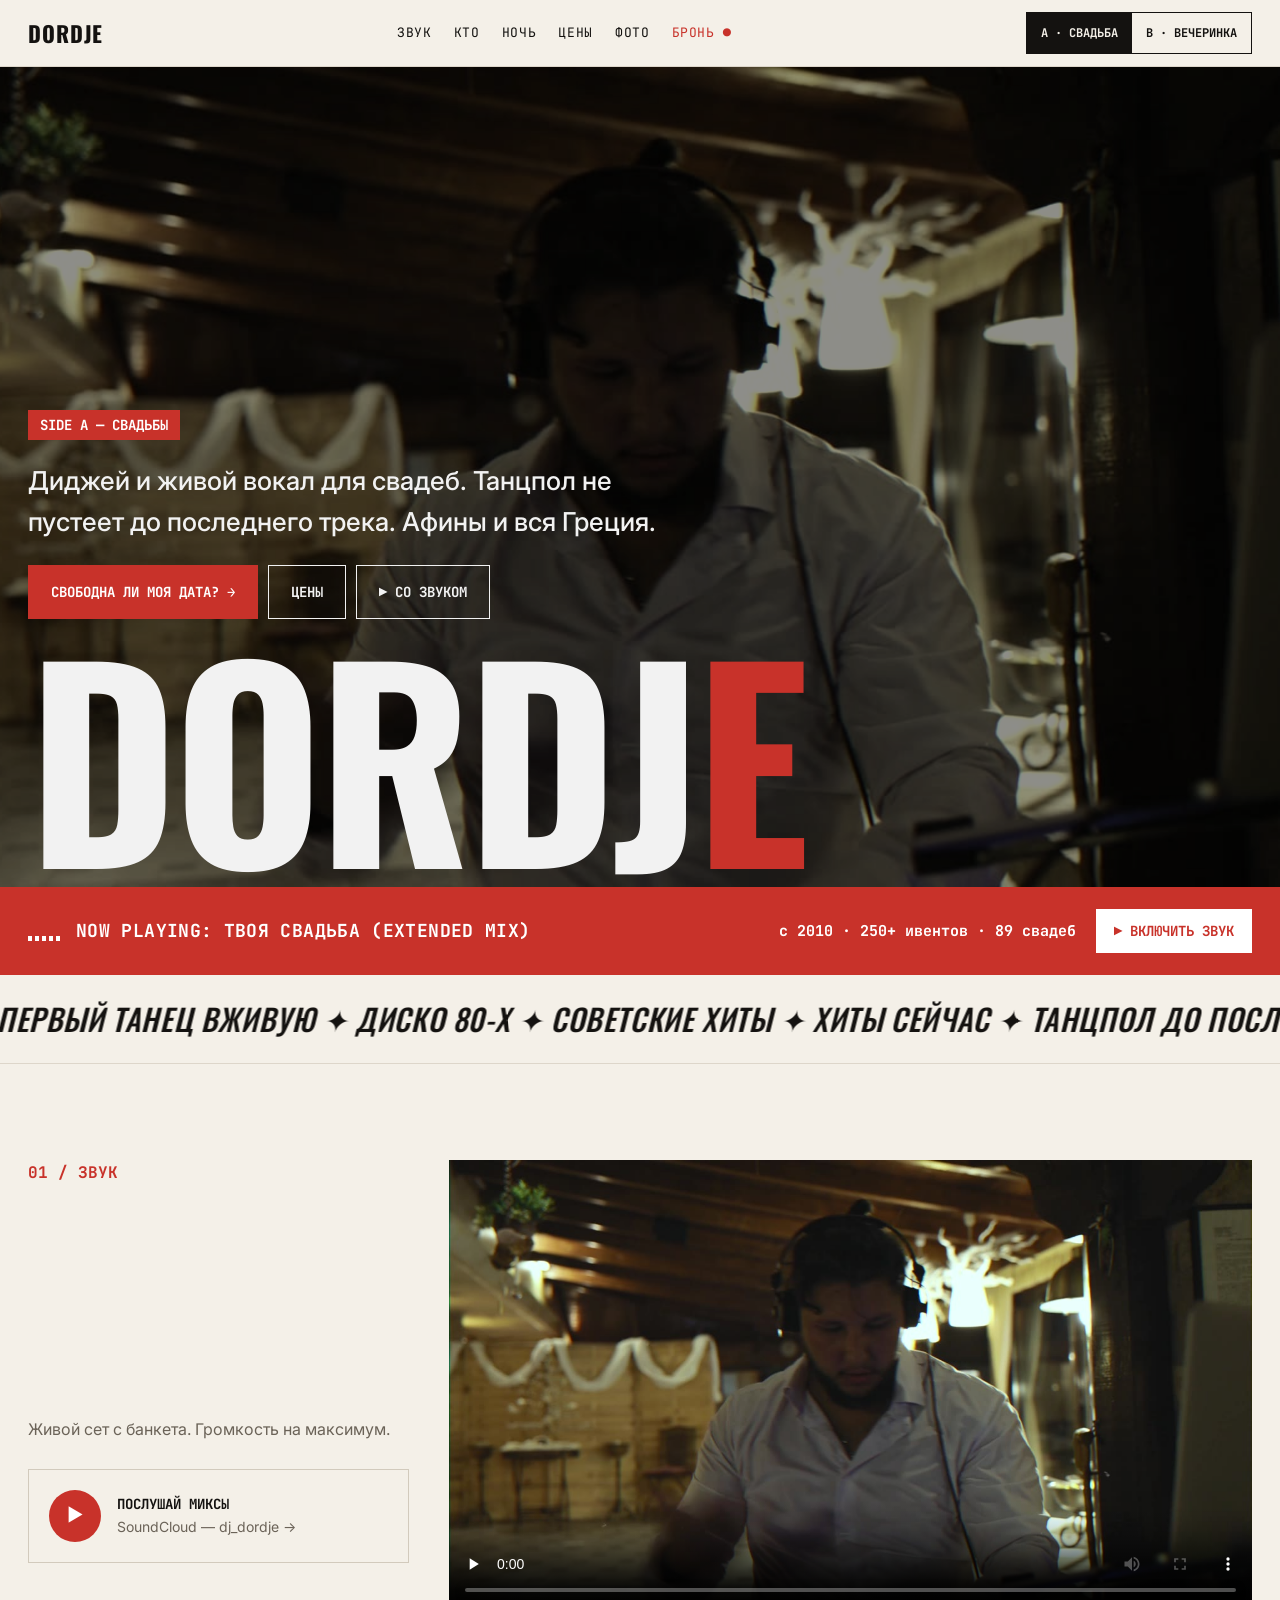
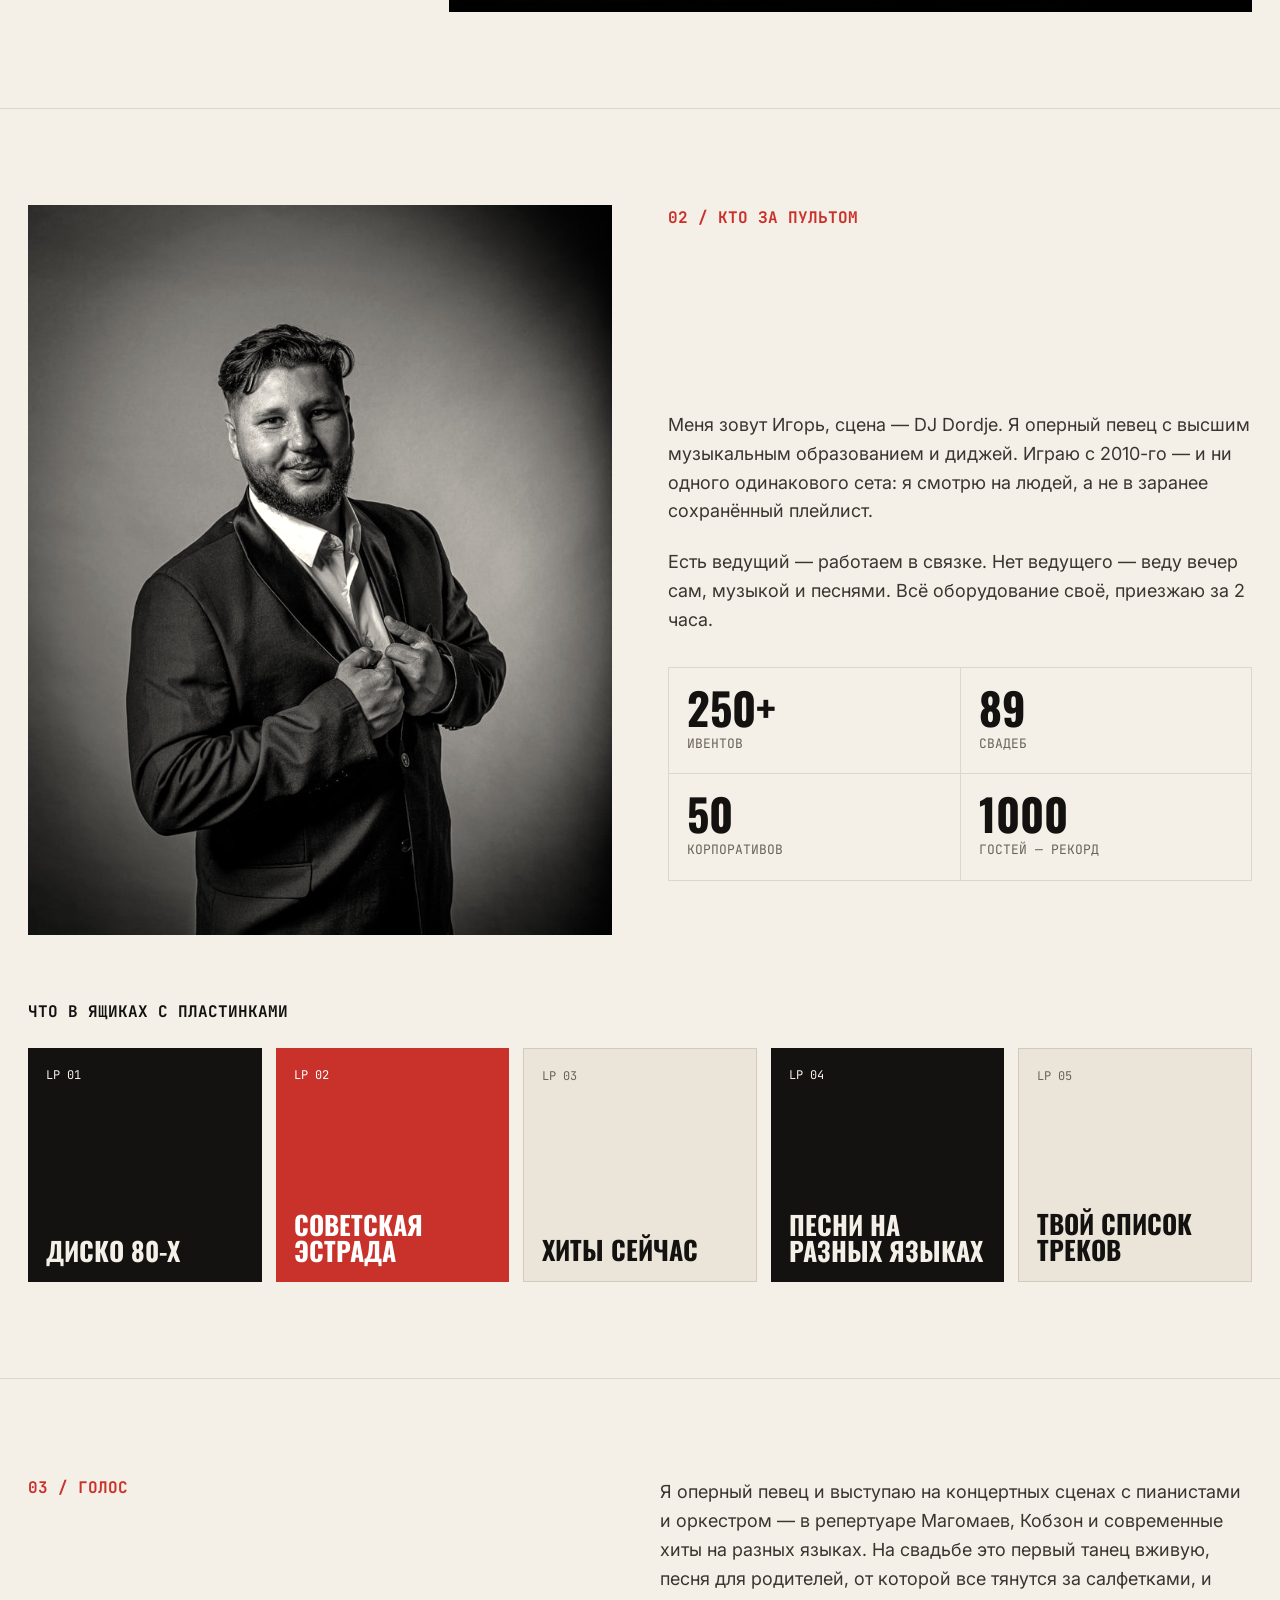
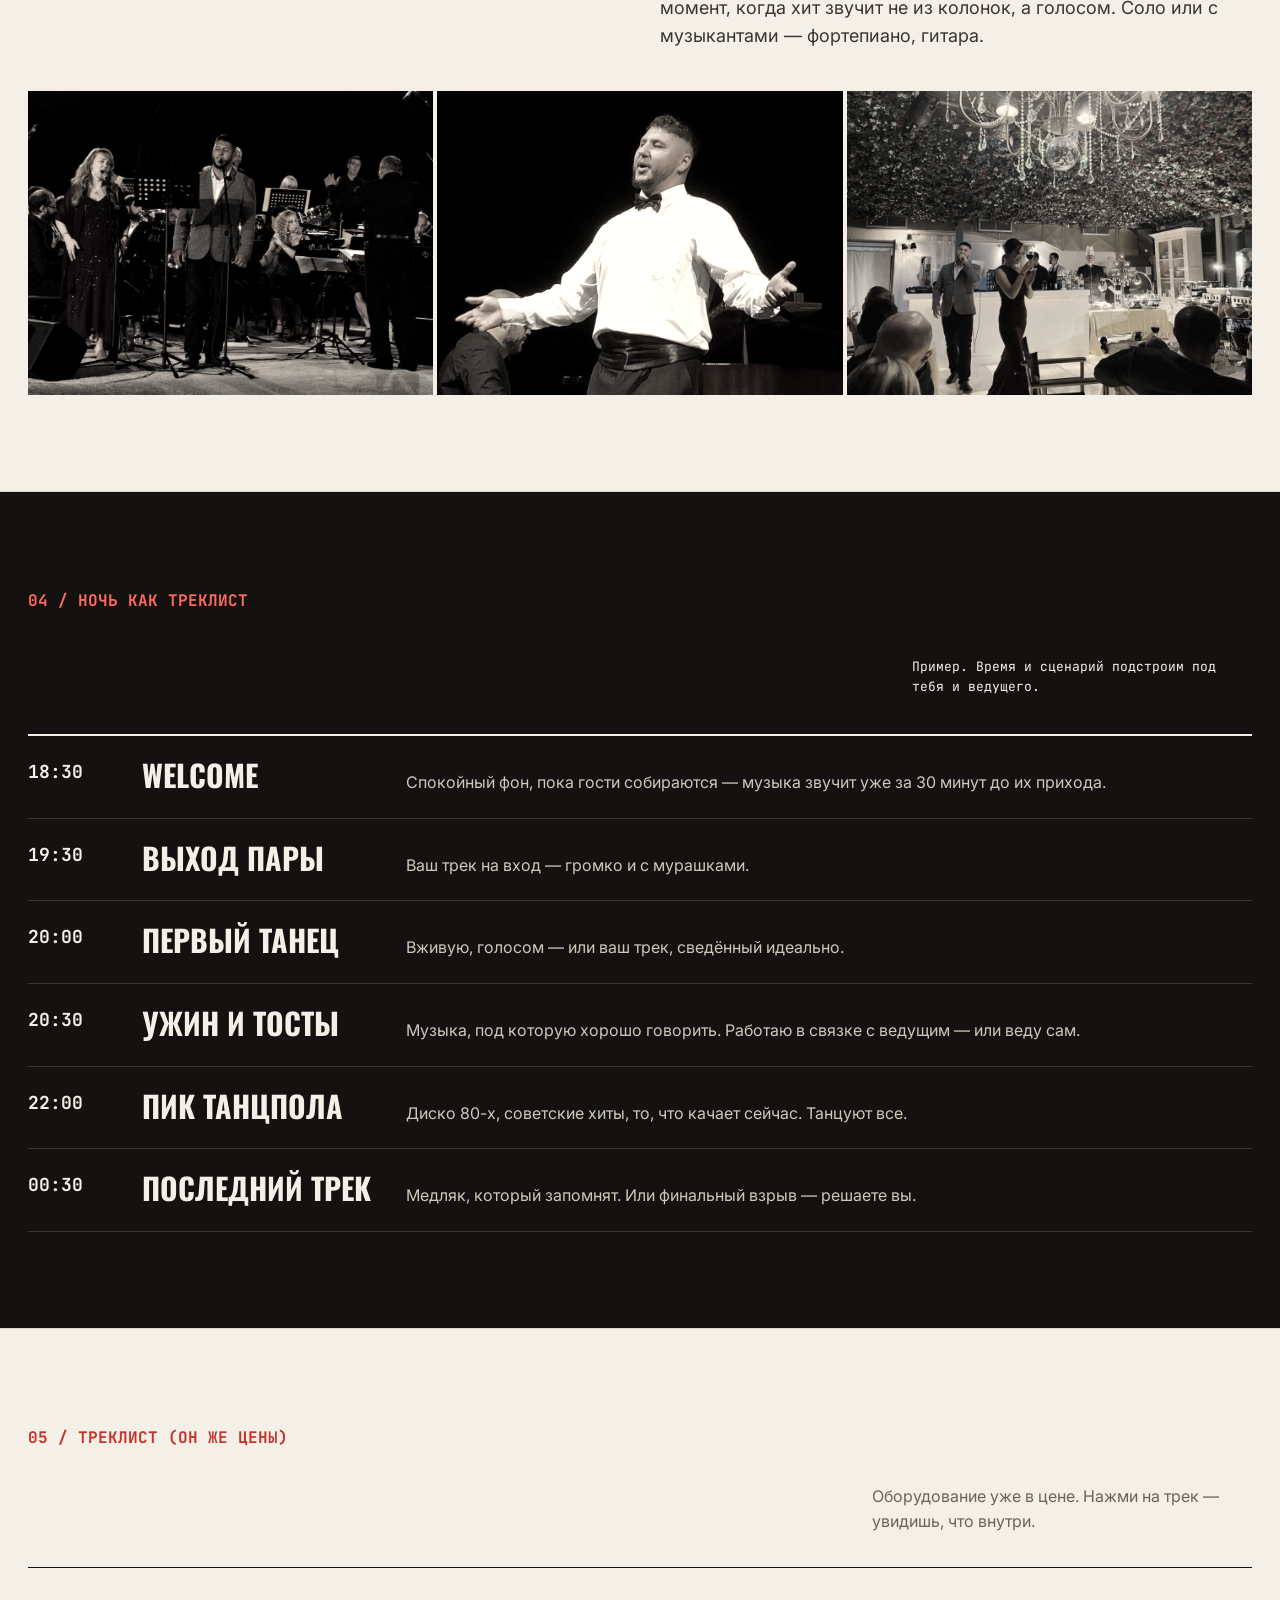
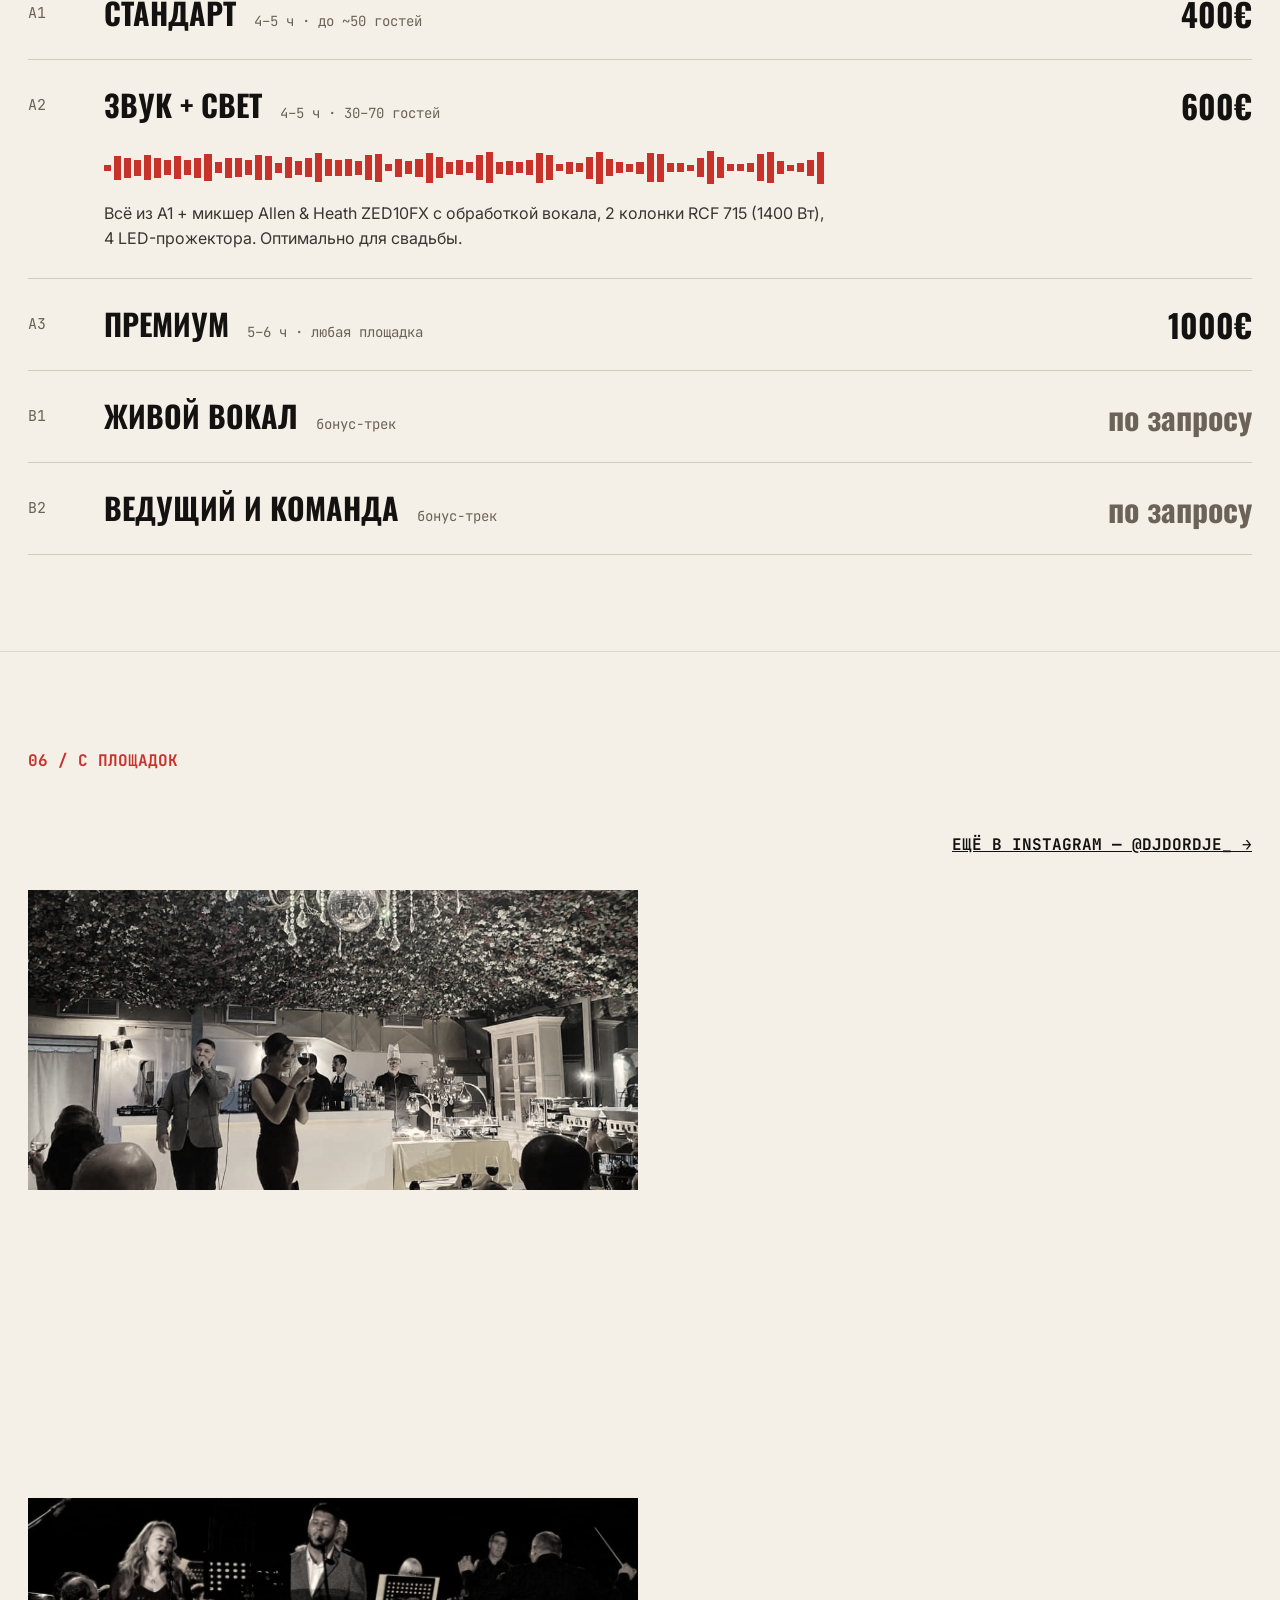
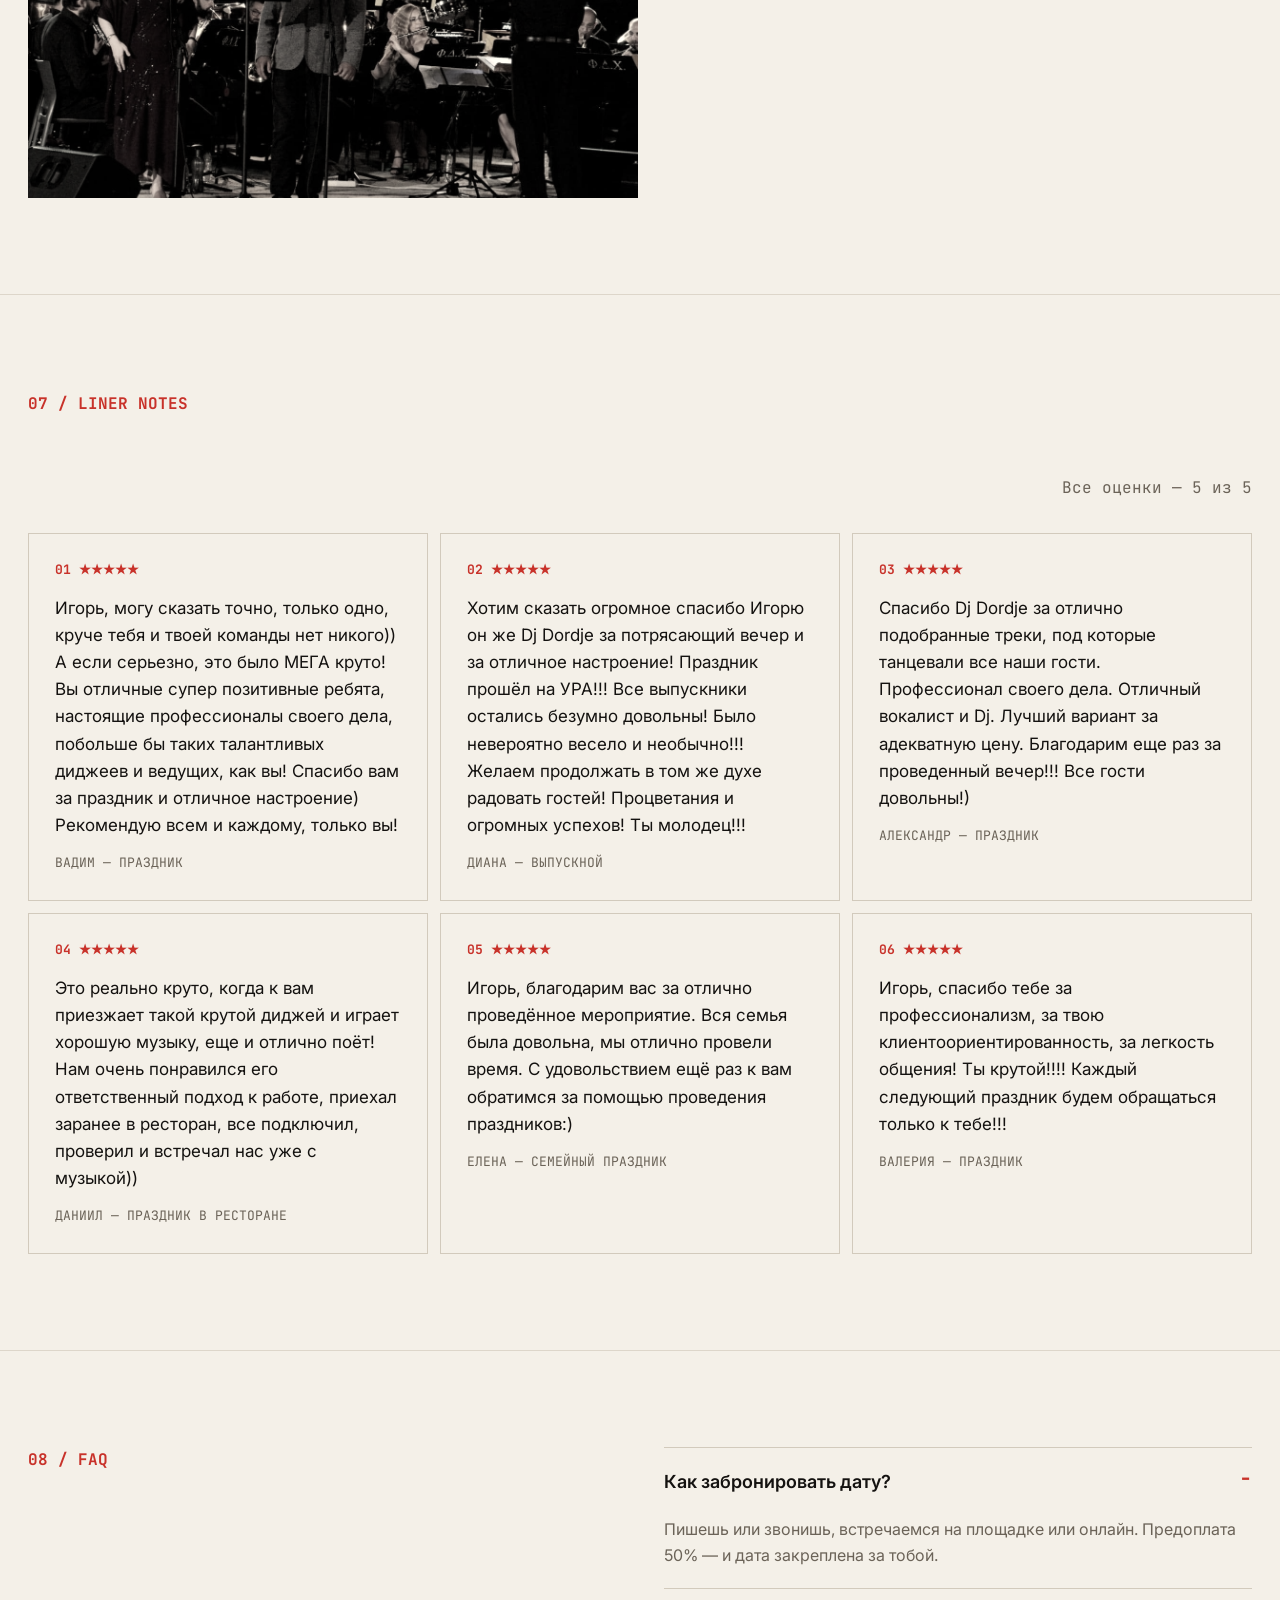
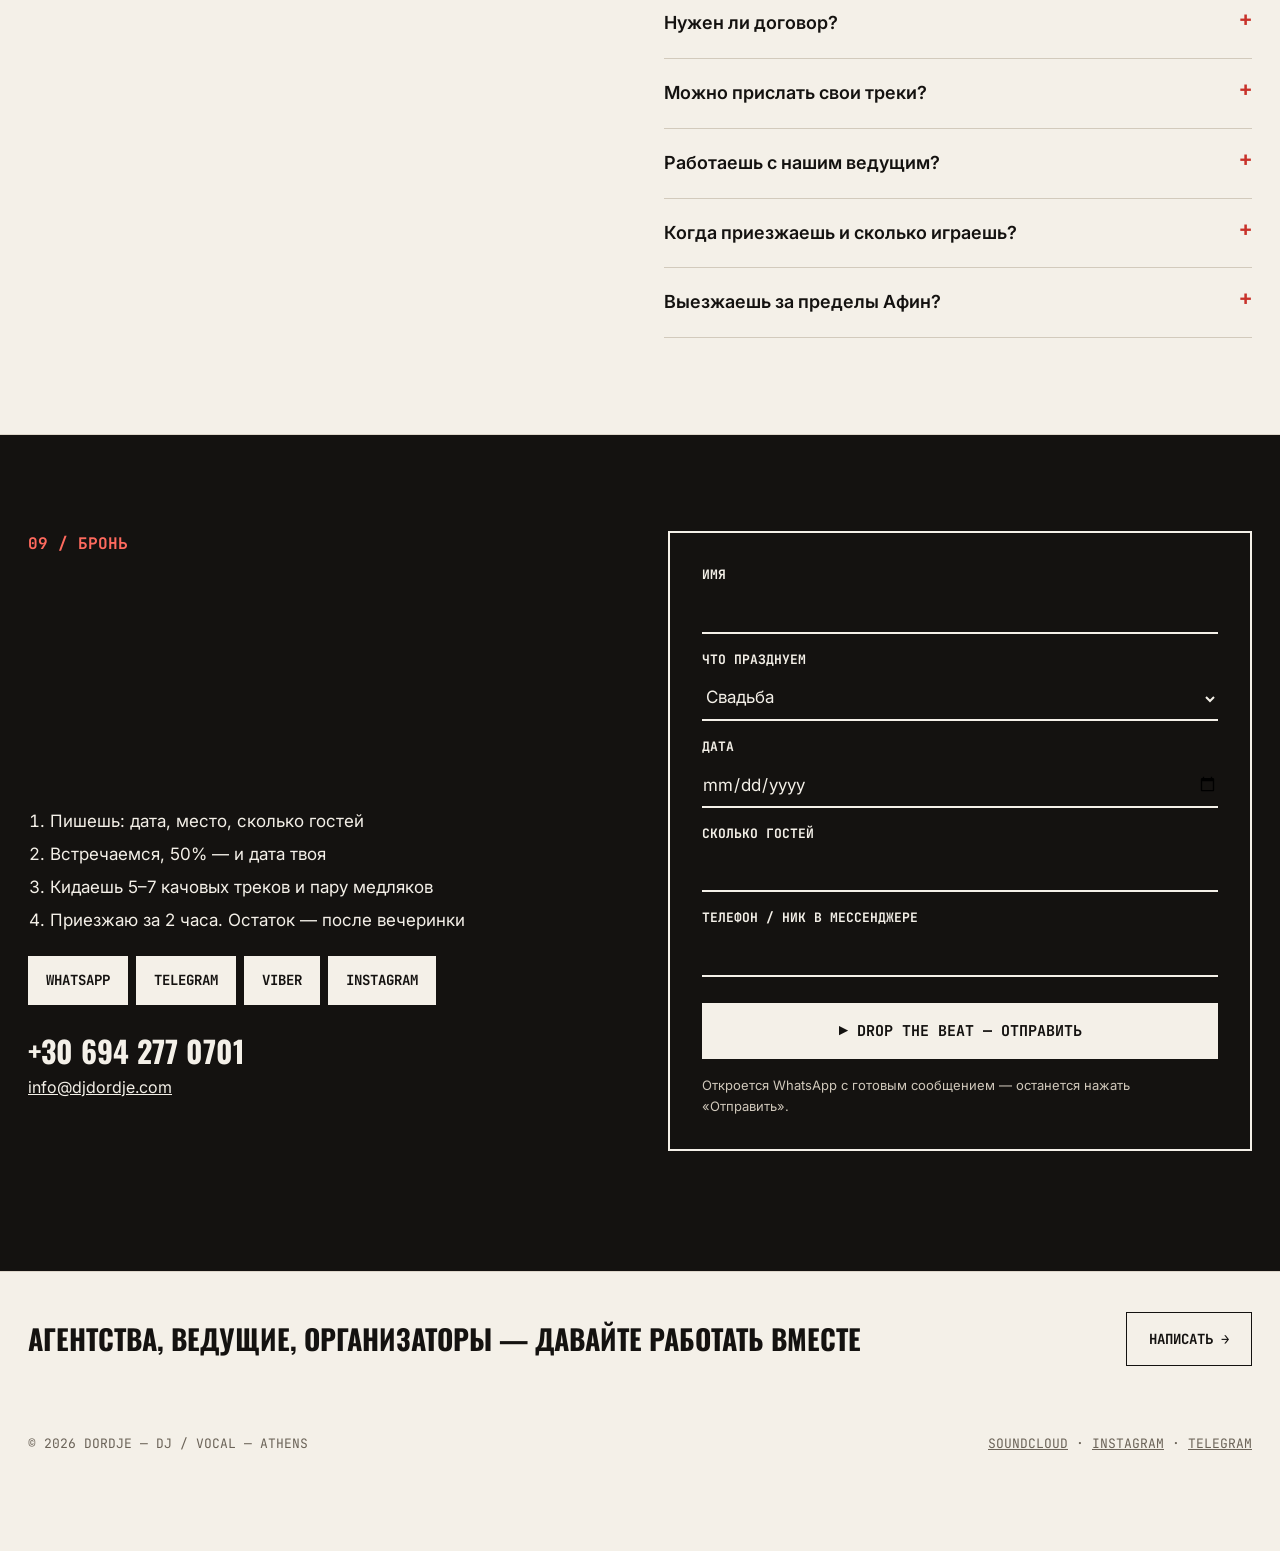
<file: en/index.html>
<!doctype html><html lang="ru"><head><meta charset="utf-8"><title>DJ Dordje</title><link rel="canonical" href="https://djdordje.com/"><meta http-equiv="refresh" content="0; url=../"></head><body><a href="../">DJ Dordje →</a></body></html>
</file>
<file: assets/css/main.css>
/* DJ Dordje — Side A (weddings, light) / Side B (parties, dark) */

/* ---------- Tokens per side ---------- */
:root, .side-b {
  --bg: #0B0B0B; --fg: #F2F2F2; --hdr: rgba(11,11,11,.92);
  --line: #262626; --line2: #333333; --muted: #A3A3A3; --body: #D4D4D4;
  --surface: #1C1C1C; --wave: #3A3A3A;
  --acc: #FF3B30; --acc-ink: #0B0B0B;
  --inv-bg: #F2F2F2; --inv-fg: #0B0B0B; --inv-line: #C9C9C9; --inv-body: #3A3A3A; --inv-acc: #C2261C;
}
.side-a {
  --bg: #F4F0E8; --fg: #141210; --hdr: rgba(244,240,232,.93);
  --line: #DDD6CA; --line2: #D2CABC; --muted: #6B6358; --body: #3A352F;
  --surface: #EAE4D9; --wave: #CFC7BA;
  --acc: #C8322A; --acc-ink: #FFFFFF;
  --inv-bg: #141210; --inv-fg: #F4F0E8; --inv-line: #3A352F; --inv-body: #CFC7BA; --inv-acc: #FF6A5E;
}

/* ---------- Base ---------- */
*, *::before, *::after { box-sizing: border-box; }
html { scroll-behavior: smooth; scroll-padding-top: 72px; }
body {
  margin: 0; background: var(--bg); color: var(--fg);
  font-family: 'Inter', system-ui, sans-serif; font-size: 16px; line-height: 1.6;
  overflow-x: clip; -webkit-font-smoothing: antialiased;
  transition: background-color .6s ease, color .6s ease;
}
section, header { transition: background-color .6s ease, color .6s ease; }
img, video { max-width: 100%; display: block; }
a { color: inherit; }
a:hover { color: var(--acc); }
:focus-visible { outline: 2px solid var(--acc); outline-offset: 2px; }
.wrap { max-width: 1360px; margin: 0 auto; padding-left: 28px; padding-right: 28px; }
.mono { font-family: 'JetBrains Mono', ui-monospace, monospace; }
.disp { font-family: 'Oswald', sans-serif; font-weight: 700; text-transform: uppercase; line-height: .95; }
.h2 { margin: 0; font-size: clamp(44px, 5vw, 72px); line-height: 1.04; padding-top: .06em; }
.label { margin: 0; font-family: 'JetBrains Mono', monospace; font-weight: 700; color: var(--acc); }
.muted { color: var(--muted); }
.sec { border-top: 1px solid var(--line); }
.sec-pad { padding-top: 96px; padding-bottom: 96px; }
.head-row { display: flex; flex-wrap: wrap; justify-content: space-between; align-items: end; gap: 16px; }
.stack { display: flex; flex-direction: column; gap: 14px; }
.grid-auto { display: grid; gap: 40px; grid-template-columns: repeat(auto-fit, minmax(min(100%, 420px), 1fr)); }
.btn {
  display: inline-flex; align-items: center; justify-content: center; min-height: 48px;
  font-family: 'JetBrains Mono', monospace; font-weight: 700; text-transform: uppercase; font-size: 14px;
  padding: 15px 22px; text-decoration: none; border: 1px solid currentColor; cursor: pointer; background: none; color: inherit;
}
.btn-acc { background: var(--acc); color: var(--acc-ink); border-color: var(--acc); }
.btn-acc:hover { color: var(--acc-ink); filter: brightness(1.08); }
.sr-only { position: absolute; width: 1px; height: 1px; overflow: hidden; clip: rect(0 0 0 0); white-space: nowrap; }

/* only-a / only-b content */
.side-a .only-b, .side-b .only-a { display: none !important; }

/* ---------- Chooser ---------- */
.chooser { display: none; }
.choosing .chooser {
  display: flex; flex-direction: column; position: fixed; inset: 0; z-index: 80;
  background: #0B0B0B; color: #F2F2F2; overflow-y: auto;
}
.choosing { overflow: hidden; }
.chooser-top { padding: 22px 28px; display: flex; justify-content: space-between; gap: 12px; font-size: 13px; text-transform: uppercase; letter-spacing: .06em; }
.chooser h1 { margin: 0; padding: 8px 28px 28px; font-size: clamp(48px, 8vw, 112px); line-height: .9; }
.chooser-grid { flex: 1; display: grid; grid-template-columns: repeat(auto-fit, minmax(min(100%, 420px), 1fr)); gap: 4px; min-height: 420px; }
.choice { position: relative; overflow: hidden; border: 0; padding: 0; background: #000; color: #F2F2F2; cursor: pointer; text-align: left; min-height: 340px; font: inherit; }
.choice img { position: absolute; inset: 0; width: 100%; height: 100%; object-fit: cover; filter: grayscale(1) brightness(.55); transition: transform 1.2s ease, filter 1s ease; }
.choice:hover img, .choice:focus-visible img { transform: scale(1.05); filter: grayscale(0) brightness(.7); }
.choice-txt { position: absolute; left: 28px; right: 28px; bottom: 28px; display: flex; flex-direction: column; gap: 8px; }
.choice-side { color: #FF3B30; font-weight: 700; }
.choice-name { font-size: clamp(44px, 6vw, 84px); line-height: .9; }

/* ---------- Header ---------- */
.hdr { position: sticky; top: 0; z-index: 20; background: var(--hdr); border-bottom: 1px solid var(--line); backdrop-filter: blur(8px); }
.hdr-in { display: flex; flex-wrap: wrap; justify-content: space-between; align-items: center; gap: 12px 28px; padding-top: 12px; padding-bottom: 12px; font-size: 13px; text-transform: uppercase; letter-spacing: .05em; }
.logo { font-size: 22px; letter-spacing: .04em; text-decoration: none; }
.nav { display: flex; flex-wrap: wrap; gap: 22px; }
.nav a { text-decoration: none; }
.nav .nav-book { color: var(--acc); }
.switch { display: flex; border: 1px solid var(--fg); }
.switch button {
  border: 0; padding: 10px 14px; min-height: 40px; cursor: pointer; background: transparent; color: var(--fg);
  font-family: 'JetBrains Mono', monospace; font-size: 12px; font-weight: 700; text-transform: uppercase;
}
.switch button[aria-pressed="true"] { background: var(--fg); color: var(--bg); }

/* ---------- Hero ---------- */
.hero { position: relative; min-height: min(92vh, 820px); display: flex; align-items: flex-end; background: #000; color: #F2F2F2; overflow: hidden; }
.hero-vid { position: absolute; inset: 0; width: 100%; height: 100%; object-fit: cover; }
.side-a .hero-vid { filter: sepia(.35) saturate(.9) brightness(.55) contrast(1.05); }
.side-b .hero-vid { filter: grayscale(1) contrast(1.35) brightness(.6); }
.hero-tint { position: absolute; inset: 0; background: var(--acc); mix-blend-mode: multiply; opacity: .5; transition: opacity .6s; }
.side-a .hero-tint { opacity: 0; }
.hero-in { position: relative; width: 100%; padding-bottom: 28px; display: flex; flex-direction: column; gap: 22px; }
.hero-tag span { background: var(--acc); color: var(--acc-ink); padding: 6px 12px; font-weight: 700; font-size: 14px; text-transform: uppercase; }
.hero-sub { margin: 0; font-size: clamp(20px, 2.2vw, 26px); max-width: 640px; font-weight: 500; }
.hero-btns { display: flex; flex-wrap: wrap; gap: 10px; position: relative; z-index: 3; }
.hero-btns .btn:not(.btn-acc) { color: #F2F2F2; }
.hero-name { pointer-events: none; margin: 8px 0 0; font-size: clamp(88px, 20vw, 300px); line-height: .82; letter-spacing: -.02em; white-space: nowrap; }
.letter { display: inline-block; }
.side-a .letter { animation: dd-rise 1.2s cubic-bezier(.2,.8,.2,1) both; }
.side-b .letter { animation: dd-punch .5s cubic-bezier(.2,1.5,.4,1) both; color: transparent; -webkit-text-stroke: 2px #F2F2F2; }
.hero .letter.last { color: var(--acc); -webkit-text-stroke: 0; }
@keyframes dd-rise { from { transform: translateY(40%); opacity: 0; filter: blur(12px); } to { transform: none; opacity: 1; filter: none; } }
@keyframes dd-punch { from { transform: scale(1.7) skewX(-14deg); opacity: 0; } 60% { opacity: 1; } to { transform: none; opacity: 1; } }

/* ---------- Now playing ---------- */
.np { background: var(--acc); color: var(--acc-ink); position: relative; z-index: 2; }
.np-in { display: flex; flex-wrap: wrap; justify-content: space-between; align-items: center; gap: 12px 24px; padding-top: 22px; padding-bottom: 22px; }
.np p { margin: 0; font-weight: 700; }
.np-title { font-size: 18px; letter-spacing: .02em; text-transform: uppercase; display: flex; align-items: center; gap: 16px; }
.np-stats { font-size: 15px; }
.np-right { display: flex; flex-wrap: wrap; align-items: center; gap: 12px 20px; }
.snd { font-family: 'JetBrains Mono', monospace; font-weight: 700; font-size: 14px; text-transform: uppercase; min-height: 44px; padding: 10px 16px; cursor: pointer; border: 2px solid var(--acc-ink); background: var(--acc-ink); color: var(--acc); }
.snd:hover { filter: brightness(1.15); }
.snd .snd-on, .sound-on .snd .snd-off { display: none; }
.sound-on .snd .snd-on { display: inline; }
.sound-on .snd { background: transparent; color: var(--acc-ink); }
.eq span { animation-play-state: paused; transform: scaleY(.25); }
.sound-on .eq span { animation-play-state: running; }
.chooser-hint { margin: -16px 0 0; padding: 0 28px 24px; color: #FF3B30; font-size: 14px; text-transform: uppercase; letter-spacing: .06em; }
.eq { display: inline-flex; align-items: flex-end; gap: 3px; height: 20px; }
.eq span { display: block; width: 4px; height: 20px; background: var(--acc-ink); transform-origin: bottom; animation: dd-eq .8s ease-in-out infinite alternate; }
.eq span:nth-child(1) { animation-duration: .7s; } .eq span:nth-child(2) { animation-duration: .45s; }
.eq span:nth-child(3) { animation-duration: .9s; } .eq span:nth-child(4) { animation-duration: .55s; } .eq span:nth-child(5) { animation-duration: .8s; }
.side-a .eq span { animation-duration: 1.4s !important; }
@keyframes dd-eq { from { transform: scaleY(.15); } to { transform: scaleY(1); } }

/* ---------- Marquee ---------- */
.mq { border-bottom: 1px solid var(--line); padding: 20px 0; overflow: hidden; }
.mq-track { display: flex; width: max-content; white-space: nowrap; font-family: 'Oswald', sans-serif; font-weight: 700; text-transform: uppercase; font-size: 30px; will-change: transform; }
.mq-track span { padding-right: 40px; }
.side-a .mq-track { font-style: italic; font-weight: 500; letter-spacing: .02em; }
.side-b .mq-track { font-size: 46px; letter-spacing: -.01em; }

/* ---------- Sound ---------- */
.sound { display: grid; gap: 40px; grid-template-columns: repeat(auto-fit, minmax(min(100%, 300px), 1fr)); }
.sound .video-col { grid-column: span 2; min-width: 0; }
.sound video { width: 100%; aspect-ratio: 16/9; background: #000; }
.mix { margin-top: 12px; border: 1px solid var(--line2); padding: 20px; text-decoration: none; display: flex; align-items: center; gap: 16px; }
.mix-play { width: 52px; height: 52px; border-radius: 50%; background: var(--acc); color: var(--acc-ink); display: flex; align-items: center; justify-content: center; flex: none; font-size: 18px; }

/* ---------- Who ---------- */
.who-img { width: 100%; aspect-ratio: 4/5; object-fit: cover; }
.lead { margin: 0; font-size: 18px; color: var(--body); }
.stats { display: grid; grid-template-columns: repeat(2, minmax(0,1fr)); border-top: 1px solid var(--line); border-left: 1px solid var(--line); margin-top: 10px; }
.stats div { border-right: 1px solid var(--line); border-bottom: 1px solid var(--line); padding: 18px; }
.stats b { display: block; font-family: 'Oswald', sans-serif; font-size: 44px; line-height: 1; }
.stats span { color: var(--muted); font-size: 13px; font-family: 'JetBrains Mono', monospace; }
.crates { display: grid; grid-template-columns: repeat(auto-fit, minmax(170px, 1fr)); gap: 14px; }
.crate { aspect-ratio: 1/1; padding: 18px; display: flex; flex-direction: column; justify-content: space-between; transition: transform .35s cubic-bezier(.2,.8,.2,1); }
.crate:hover { transform: translateY(-10px) rotate(-3deg); }
.crate small { font-family: 'JetBrains Mono', monospace; font-size: 12px; }
.crate strong { font-family: 'Oswald', sans-serif; font-weight: 700; font-size: 26px; line-height: 1; text-transform: uppercase; }
.crate.c1, .crate.c4 { background: var(--inv-bg); color: var(--inv-fg); }
.crate.c2 { background: var(--acc); color: var(--acc-ink); }
.crate.c3, .crate.c5 { background: var(--surface); border: 1px solid var(--line2); }

/* ---------- Photo strips ---------- */
.trio { display: grid; grid-template-columns: repeat(auto-fit, minmax(min(100%, 300px), 1fr)); gap: 4px; }
.trio img { width: 100%; aspect-ratio: 4/3; object-fit: cover; }
.gallery { display: grid; grid-template-columns: repeat(auto-fill, minmax(min(100%, 300px), 1fr)); grid-auto-rows: 300px; gap: 4px; }
.gallery img { width: 100%; height: 100%; object-fit: cover; }
.gallery .w2 { grid-column: span 2; } .gallery .h2r { grid-row: span 2; }
@media (max-width: 640px) { .gallery .w2 { grid-column: auto; } .gallery .h2r { grid-row: auto; } }

/* photo: B&W → colour on reveal */
.ph { filter: grayscale(1) contrast(1.1); transition: filter 1.6s ease; }
.side-a .ph { filter: grayscale(.85) sepia(.15); }
.js .ph.is-in, .ph:hover { filter: grayscale(0) contrast(1.02); }

/* heading mask reveal */
.js .reveal { clip-path: inset(-.25em 100% -.25em 0); transition: clip-path 1.1s cubic-bezier(.7,0,.2,1); }
.js .reveal.is-in { clip-path: inset(-.25em -.1em -.25em 0); }

/* ---------- Night (inverse) ---------- */
.inv { background: var(--inv-bg); color: var(--inv-fg); }
.inv .label { color: var(--inv-acc); }
.night { border-top: 2px solid var(--inv-fg); }
.row { position: relative; }
.row::after { content: ""; position: absolute; left: 0; right: 0; bottom: -1px; height: 2px; background: var(--acc); transform: scaleX(0); transform-origin: left; transition: transform .5s ease; }
.row:hover::after { transform: scaleX(1); }
.night .row { display: grid; grid-template-columns: 90px minmax(0,1fr); gap: 8px 24px; padding: 22px 0; border-bottom: 1px solid var(--inv-line); }
.night time { font-family: 'JetBrains Mono', monospace; font-weight: 700; font-size: 18px; }
.night .rt { display: flex; flex-wrap: wrap; align-items: baseline; gap: 4px 24px; }
.night .rt b { font-family: 'Oswald', sans-serif; font-weight: 700; font-size: 30px; text-transform: uppercase; line-height: 1.1; min-width: 240px; }
.night .rt span { color: var(--inv-body); flex: 1 1 320px; }

/* ---------- Tracklist (prices) ---------- */
.tracks { border-top: 1px solid var(--fg); }
.track { border-bottom: 1px solid var(--line2); }
.track-btn {
  width: 100%; background: none; border: 0; color: var(--fg); text-align: left; cursor: pointer; padding: 22px 0; min-height: 44px;
  display: grid; grid-template-columns: 60px minmax(0,1fr) auto; gap: 16px; align-items: center; font-family: 'JetBrains Mono', monospace;
}
.track-side { color: var(--muted); font-size: 15px; }
.track-main { display: flex; flex-wrap: wrap; align-items: baseline; gap: 6px 18px; }
.track-name { font-family: 'Oswald', sans-serif; font-weight: 700; font-size: 30px; text-transform: uppercase; line-height: 1.1; }
.track-meta { color: var(--muted); font-size: 14px; }
.track-price { font-family: 'Oswald', sans-serif; font-weight: 700; font-size: 32px; }
.track.bonus .track-price { color: var(--muted); }
.track-body { padding: 0 0 26px 76px; display: none; flex-direction: column; gap: 16px; }
.track.open .track-body { display: flex; }
.track-body p { margin: 0; color: var(--body); max-width: 720px; }
.wave { position: relative; height: 34px; max-width: 720px; }
.wave-bars { position: absolute; inset: 0; display: flex; align-items: center; gap: 3px; }
.wave-bars i { flex: 1; background: var(--wave); }
.wave-bars.prog i { background: var(--acc); }
.track.open .wave-bars.prog { clip-path: inset(0 100% 0 0); animation: dd-prog 9s linear forwards; }
@keyframes dd-prog { to { clip-path: inset(0 0 0 0); } }
@media (max-width: 640px) { .track-btn { grid-template-columns: 40px minmax(0,1fr); } .track-price { grid-column: 2; font-size: 26px; } .track-body { padding-left: 0; } }

/* ---------- Reviews ---------- */
.reviews { display: grid; grid-template-columns: repeat(auto-fit, minmax(min(100%, 340px), 1fr)); gap: 12px; }
.review { margin: 0; border: 1px solid var(--line2); padding: 26px; display: flex; flex-direction: column; gap: 14px; }
.review .stars { font-family: 'JetBrains Mono', monospace; color: var(--acc); font-weight: 700; font-size: 13px; }
.review blockquote { margin: 0; font-size: 17px; }
.review figcaption { font-family: 'JetBrains Mono', monospace; color: var(--muted); font-size: 13px; text-transform: uppercase; }

/* ---------- FAQ ---------- */
.faq { border-top: 1px solid var(--line2); }
.faq details { border-bottom: 1px solid var(--line2); }
.faq summary { list-style: none; cursor: pointer; padding: 20px 0; display: flex; justify-content: space-between; gap: 16px; font-size: 18px; font-weight: 600; }
.faq summary::-webkit-details-marker { display: none; }
.faq summary::after { content: "+"; font-family: 'JetBrains Mono', monospace; color: var(--acc); font-size: 22px; line-height: 1; }
.faq details[open] summary::after { content: "−"; }
.faq details p { margin: 0 0 20px; color: var(--muted); max-width: 620px; }

/* ---------- Booking (inverse) ---------- */
.book-title { font-size: clamp(56px, 8vw, 120px); line-height: .98; margin: 0; padding-top: .06em; }
.steps { margin: 0; padding-left: 22px; display: flex; flex-direction: column; gap: 6px; font-size: 17px; }
.msgs { display: flex; flex-wrap: wrap; gap: 8px; }
.msgs a { background: var(--inv-fg); color: var(--inv-bg); text-decoration: none; font-weight: 700; padding: 13px 18px; text-transform: uppercase; font-size: 14px; font-family: 'JetBrains Mono', monospace; }
.msgs a:hover { background: var(--acc); color: var(--acc-ink); }
.phone { font-family: 'Oswald', sans-serif; font-weight: 700; font-size: 30px; text-decoration: none; }
.form-box { border: 2px solid var(--inv-fg); padding: 32px; align-self: start; }
.form { display: flex; flex-direction: column; gap: 16px; }
.form label { display: flex; flex-direction: column; gap: 6px; font-family: 'JetBrains Mono', monospace; font-size: 13px; font-weight: 700; text-transform: uppercase; }
.form input, .form select {
  border: 0; border-bottom: 2px solid var(--inv-fg); background: transparent; padding: 10px 0; font-size: 17px;
  color: var(--inv-fg); font-family: 'Inter', sans-serif; border-radius: 0;
}
.form select option { color: #0B0B0B; }
.form button { margin-top: 10px; background: var(--inv-fg); color: var(--inv-bg); border: 0; padding: 18px; min-height: 52px; font-family: 'JetBrains Mono', monospace; font-size: 15px; font-weight: 700; text-transform: uppercase; cursor: pointer; }
.form button:hover { background: var(--acc); color: var(--acc-ink); }
.form-note { margin: 0; font-size: 13px; color: var(--inv-body); }
.sent { display: none; flex-direction: column; gap: 12px; padding: 24px 0; }
.form-box.done .form { display: none; }
.form-box.done .sent { display: flex; }
.sent b { font-family: 'Oswald', sans-serif; font-size: 48px; line-height: 1; text-transform: uppercase; }

/* ---------- Partners / footer ---------- */
.partners { display: flex; flex-wrap: wrap; justify-content: space-between; align-items: center; gap: 16px; padding-top: 40px; padding-bottom: 40px; }
.partners p { margin: 0; font-size: 28px; }
.footer { display: flex; flex-wrap: wrap; justify-content: space-between; gap: 12px; padding-top: 28px; padding-bottom: 96px; font-size: 13px; color: var(--muted); text-transform: uppercase; }

/* ---------- Mobile bottom bar ---------- */
.mbar { display: none; position: fixed; left: 0; right: 0; bottom: 0; z-index: 30; }
.mbar a { flex: 1; text-align: center; text-decoration: none; font-weight: 700; padding: 16px; text-transform: uppercase; font-size: 14px; font-family: 'JetBrains Mono', monospace; }
.mbar .wa { background: var(--acc); color: var(--acc-ink); }
.mbar .call { background: var(--inv-bg); color: var(--inv-fg); }
@media (max-width: 760px) {
  .mbar { display: flex; } .nav { display: none; } .sound .video-col { grid-column: auto; } .hdr-in { gap: 10px; }
  .hero { min-height: 640px; } .hero-in { padding-bottom: 72px; gap: 18px; } .hero-name { font-size: 25vw; }
  .wrap { padding-left: 20px; padding-right: 20px; } .sec-pad { padding-top: 72px; padding-bottom: 72px; }
}

/* ---------- FX: beat drop, side wipe ---------- */
.flash { position: fixed; inset: 0; background: var(--acc); pointer-events: none; z-index: 60; animation: dd-flash .7s ease-out forwards; }
@keyframes dd-flash { from { opacity: .85; } to { opacity: 0; } }
.shake { animation: dd-shake .45s; }
@keyframes dd-shake { 0%,100% { transform: none; } 20% { transform: translate(-6px,2px); } 40% { transform: translate(6px,-2px); } 60% { transform: translate(-4px,1px); } 80% { transform: translate(3px,0); } }
.wipe { position: fixed; inset: 0; z-index: 90; pointer-events: none; background: #FF3B30; color: #0B0B0B; display: flex; flex-direction: column; align-items: center; justify-content: center; gap: 6px; text-align: center; animation: dd-wipe 1.1s cubic-bezier(.7,0,.3,1) forwards; }
.wipe small { font-family: 'JetBrains Mono', monospace; font-weight: 700; font-size: clamp(18px, 2vw, 28px); letter-spacing: .2em; text-transform: uppercase; }
.wipe strong { font-family: 'Oswald', sans-serif; font-weight: 700; font-size: clamp(72px, 13vw, 200px); line-height: .9; text-transform: uppercase; }
@keyframes dd-wipe { 0% { transform: translateX(-100%); } 45%, 55% { transform: translateX(0); } 100% { transform: translateX(100%); } }

@media (prefers-reduced-motion: reduce) {
  *, *::before, *::after { animation: none !important; transition: none !important; }
  html { scroll-behavior: auto; }
  .js .reveal { clip-path: none; }
  .track.open .wave-bars.prog { clip-path: none; }
  .wipe { display: none; }
}
</file>
